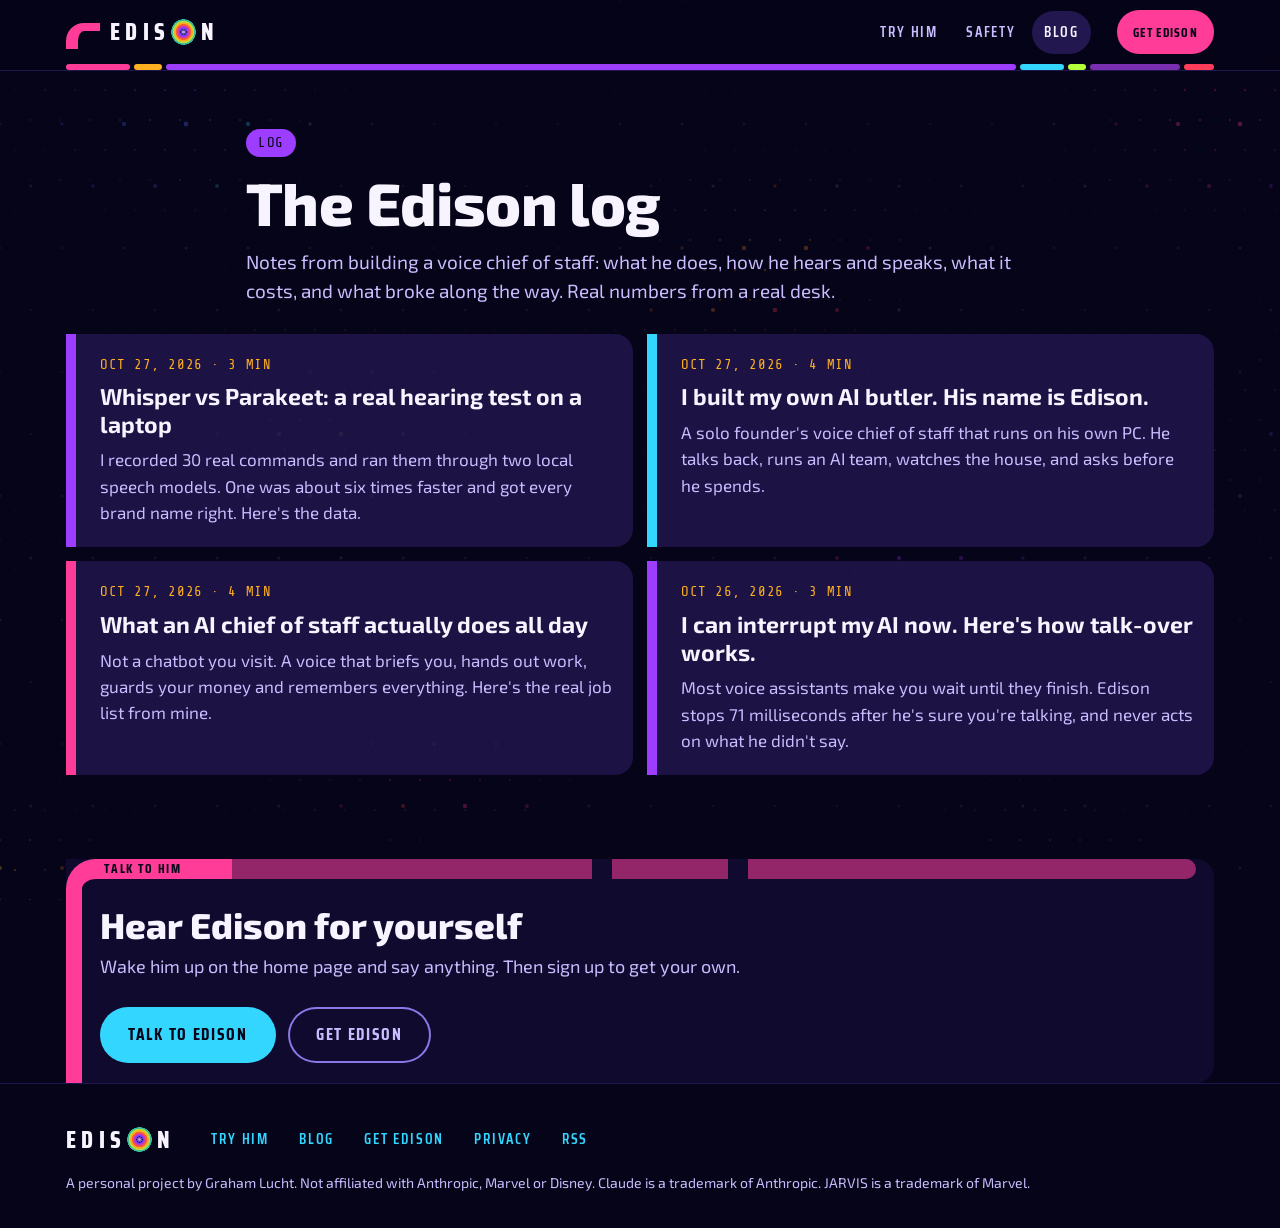
<file: blog/index.html>
<!doctype html>
<html lang="en">
<head>
<meta charset="utf-8">
<meta name="viewport" content="width=device-width,initial-scale=1,viewport-fit=cover">
<title>The Edison log · AI chief of staff, built in public</title>
<meta name="description" content="Notes from building Edison, a voice AI chief of staff that runs on your own PC: local voice, talk-over, approvals, smart home and AI teams.">
<link rel="canonical" href="https://heyedison.ai/blog/">
<meta name="theme-color" content="#060418">
<meta property="og:type" content="website">
<meta property="og:title" content="The Edison log · AI chief of staff, built in public">
<meta property="og:description" content="Notes from building Edison, a voice AI chief of staff that runs on your own PC: local voice, talk-over, approvals, smart home and AI teams.">
<meta property="og:url" content="https://heyedison.ai/blog/">
<meta property="og:site_name" content="Edison">
<meta property="og:image" content="https://heyedison.ai/og.png">
<meta property="og:image:width" content="1200">
<meta property="og:image:height" content="630">
<meta name="twitter:card" content="summary_large_image">
<link rel="icon" href="/icon.svg" type="image/svg+xml">
<link rel="apple-touch-icon" href="/icon-192.png">
<link rel="alternate" type="application/rss+xml" title="The Edison log" href="/blog/feed.xml">
<link rel="preconnect" href="https://fonts.googleapis.com">
<link rel="preconnect" href="https://fonts.gstatic.com" crossorigin>
<link href="https://fonts.googleapis.com/css2?family=Exo+2:wght@400;500;600;700;800&family=Saira+Condensed:wght@500;600;700&family=Share+Tech+Mono&display=swap" rel="stylesheet">
<link rel="stylesheet" href="/site.css">
<link rel="stylesheet" href="/blog.css">
<script type="application/ld+json">{"@context":"https://schema.org","@type":"Blog","name":"The Edison log","url":"https://heyedison.ai/blog/","author":{"@type":"Person","name":"Graham Lucht"}}</script>
</head>
<body>
<a class="skip" href="#main">Skip to content</a>
<canvas id="field" aria-hidden="true"></canvas>
<header class="top">
  <div class="top-in">
    <a class="brand" href="/" aria-label="Edison home">
      <span class="brand-elbow" aria-hidden="true"></span>
      <span class="mark" aria-hidden="true">EDIS<span class="o"><canvas class="markO" width="96" height="96"></canvas></span>N</span>
    </a>
    <nav class="nav" aria-label="Site">
      <a href="/#try">Try him</a>
      <a href="/#safe">Safety</a>
      <a href="/blog/" aria-current="page">Blog</a>
    </nav>
    <a class="pill pill-pink top-cta" href="/#join">Get Edison</a>
  </div>
  <div class="strip" aria-hidden="true"><i style="--w:64px;background:#FF3D99"></i><i style="--w:28px;background:#FFB020"></i><i class="grow" style="background:#9C3DFF"></i><i style="--w:44px;background:#33D6FF"></i><i style="--w:18px;background:#B6FF3B"></i><i style="--w:90px;background:#7A2FB0"></i><i style="--w:30px;background:#FF3D5A"></i></div>
</header>
<main id="main">
<section class="blog-head wrap">
  <span class="sec-num mono">LOG</span>
  <h1>The Edison log</h1>
  <p>Notes from building a voice chief of staff: what he does, how he hears and speaks, what it costs, and what broke along the way. Real numbers from a real desk.</p>
</section>
<section class="wrap blog-list" aria-label="Posts"><div class="cards"><a class="post-card" href="/blog/whisper-vs-parakeet/"><p class="mono">OCT 27, 2026 · 3 MIN</p><h3>Whisper vs Parakeet: a real hearing test on a laptop</h3><p>I recorded 30 real commands and ran them through two local speech models. One was about six times faster and got every brand name right. Here's the data.</p></a><a class="post-card" href="/blog/meet-edison/"><p class="mono">OCT 27, 2026 · 4 MIN</p><h3>I built my own AI butler. His name is Edison.</h3><p>A solo founder's voice chief of staff that runs on his own PC. He talks back, runs an AI team, watches the house, and asks before he spends.</p></a><a class="post-card" href="/blog/ai-chief-of-staff/"><p class="mono">OCT 27, 2026 · 4 MIN</p><h3>What an AI chief of staff actually does all day</h3><p>Not a chatbot you visit. A voice that briefs you, hands out work, guards your money and remembers everything. Here's the real job list from mine.</p></a><a class="post-card" href="/blog/talk-over/"><p class="mono">OCT 26, 2026 · 3 MIN</p><h3>I can interrupt my AI now. Here's how talk-over works.</h3><p>Most voice assistants make you wait until they finish. Edison stops 71 milliseconds after he's sure you're talking, and never acts on what he didn't say.</p></a></div></section>
<div class="wrap"><aside class="lc lc-pink cta" aria-label="Try Edison">
  <span class="lc-label">TALK TO HIM</span>
  <h2>Hear Edison for yourself</h2>
  <p>Wake him up on the home page and say anything. Then sign up to get your own.</p>
  <div class="cta-row"><a class="pill pill-big pill-cyan" href="/#try">Talk to Edison</a><a class="pill pill-big pill-ghost" href="/#join">Get Edison</a></div>
</aside></div>
</main>
<footer class="foot">
  <div class="wrap foot-in">
    <span class="mark" aria-label="Edison">EDIS<span class="o" aria-hidden="true"><canvas class="markO" width="96" height="96"></canvas></span>N</span>
    <nav class="foot-nav" aria-label="Footer"><a href="/#try">Try him</a><a href="/blog/">Blog</a><a href="/#join">Get Edison</a><a href="/privacy/">Privacy</a><a href="/blog/feed.xml">RSS</a></nav>
    <p>A personal project by Graham Lucht. Not affiliated with Anthropic, Marvel or Disney. Claude is a trademark of Anthropic. JARVIS is a trademark of Marvel.</p>
  </div>
</footer>
<script src="/field.js"></script>
<script src="/edison-icon-live.js"></script>
<script src="/blog.js"></script>
</body>
</html>
</file>
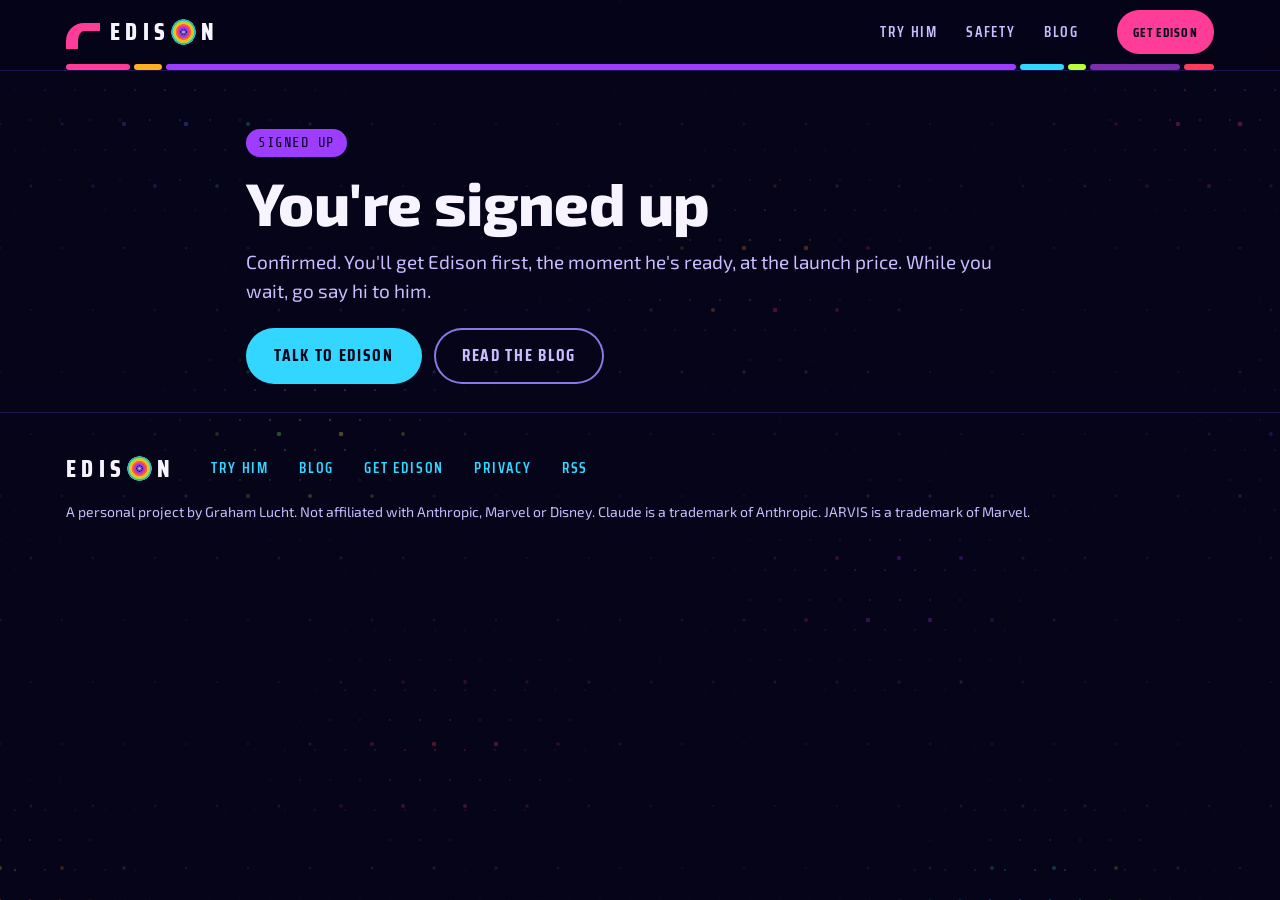
<file: crew/index.html>
<!doctype html>
<html lang="en">
<head>
<meta charset="utf-8">
<meta name="viewport" content="width=device-width,initial-scale=1,viewport-fit=cover">
<title>You're signed up · Edison</title>
<meta name="robots" content="noindex">
<meta name="description" content="You confirmed your Edison sign-up.">
<link rel="canonical" href="https://heyedison.ai/crew/">
<meta name="theme-color" content="#060418">
<meta property="og:type" content="website">
<meta property="og:title" content="You're signed up · Edison">
<meta property="og:description" content="You confirmed your Edison sign-up.">
<meta property="og:url" content="https://heyedison.ai/crew/">
<meta property="og:site_name" content="Edison">
<meta property="og:image" content="https://heyedison.ai/og.png">
<meta property="og:image:width" content="1200">
<meta property="og:image:height" content="630">
<meta name="twitter:card" content="summary_large_image">
<link rel="icon" href="/icon.svg" type="image/svg+xml">
<link rel="apple-touch-icon" href="/icon-192.png">
<link rel="alternate" type="application/rss+xml" title="The Edison log" href="/blog/feed.xml">
<link rel="preconnect" href="https://fonts.googleapis.com">
<link rel="preconnect" href="https://fonts.gstatic.com" crossorigin>
<link href="https://fonts.googleapis.com/css2?family=Exo+2:wght@400;500;600;700;800&family=Saira+Condensed:wght@500;600;700&family=Share+Tech+Mono&display=swap" rel="stylesheet">
<link rel="stylesheet" href="/site.css">
<link rel="stylesheet" href="/blog.css">

</head>
<body>
<a class="skip" href="#main">Skip to content</a>
<canvas id="field" aria-hidden="true"></canvas>
<header class="top">
  <div class="top-in">
    <a class="brand" href="/" aria-label="Edison home">
      <span class="brand-elbow" aria-hidden="true"></span>
      <span class="mark" aria-hidden="true">EDIS<span class="o"><canvas class="markO" width="96" height="96"></canvas></span>N</span>
    </a>
    <nav class="nav" aria-label="Site">
      <a href="/#try">Try him</a>
      <a href="/#safe">Safety</a>
      <a href="/blog/" aria-current="false">Blog</a>
    </nav>
    <a class="pill pill-pink top-cta" href="/#join">Get Edison</a>
  </div>
  <div class="strip" aria-hidden="true"><i style="--w:64px;background:#FF3D99"></i><i style="--w:28px;background:#FFB020"></i><i class="grow" style="background:#9C3DFF"></i><i style="--w:44px;background:#33D6FF"></i><i style="--w:18px;background:#B6FF3B"></i><i style="--w:90px;background:#7A2FB0"></i><i style="--w:30px;background:#FF3D5A"></i></div>
</header>
<main id="main">
<section class="wrap blog-head"><span class="sec-num mono">SIGNED UP</span><h1>You're signed up</h1>
  <p>Confirmed. You'll get Edison first, the moment he's ready, at the launch price. While you wait, go say hi to him.</p>
  <div class="cta-row" style="margin-top:22px"><a class="pill pill-big pill-cyan" href="/#try">Talk to Edison</a><a class="pill pill-big pill-ghost" href="/blog/">Read the blog</a></div></section>
</main>
<footer class="foot">
  <div class="wrap foot-in">
    <span class="mark" aria-label="Edison">EDIS<span class="o" aria-hidden="true"><canvas class="markO" width="96" height="96"></canvas></span>N</span>
    <nav class="foot-nav" aria-label="Footer"><a href="/#try">Try him</a><a href="/blog/">Blog</a><a href="/#join">Get Edison</a><a href="/privacy/">Privacy</a><a href="/blog/feed.xml">RSS</a></nav>
    <p>A personal project by Graham Lucht. Not affiliated with Anthropic, Marvel or Disney. Claude is a trademark of Anthropic. JARVIS is a trademark of Marvel.</p>
  </div>
</footer>
<script src="/field.js"></script>
<script src="/edison-icon-live.js"></script>
<script src="/blog.js"></script>
</body>
</html>
</file>
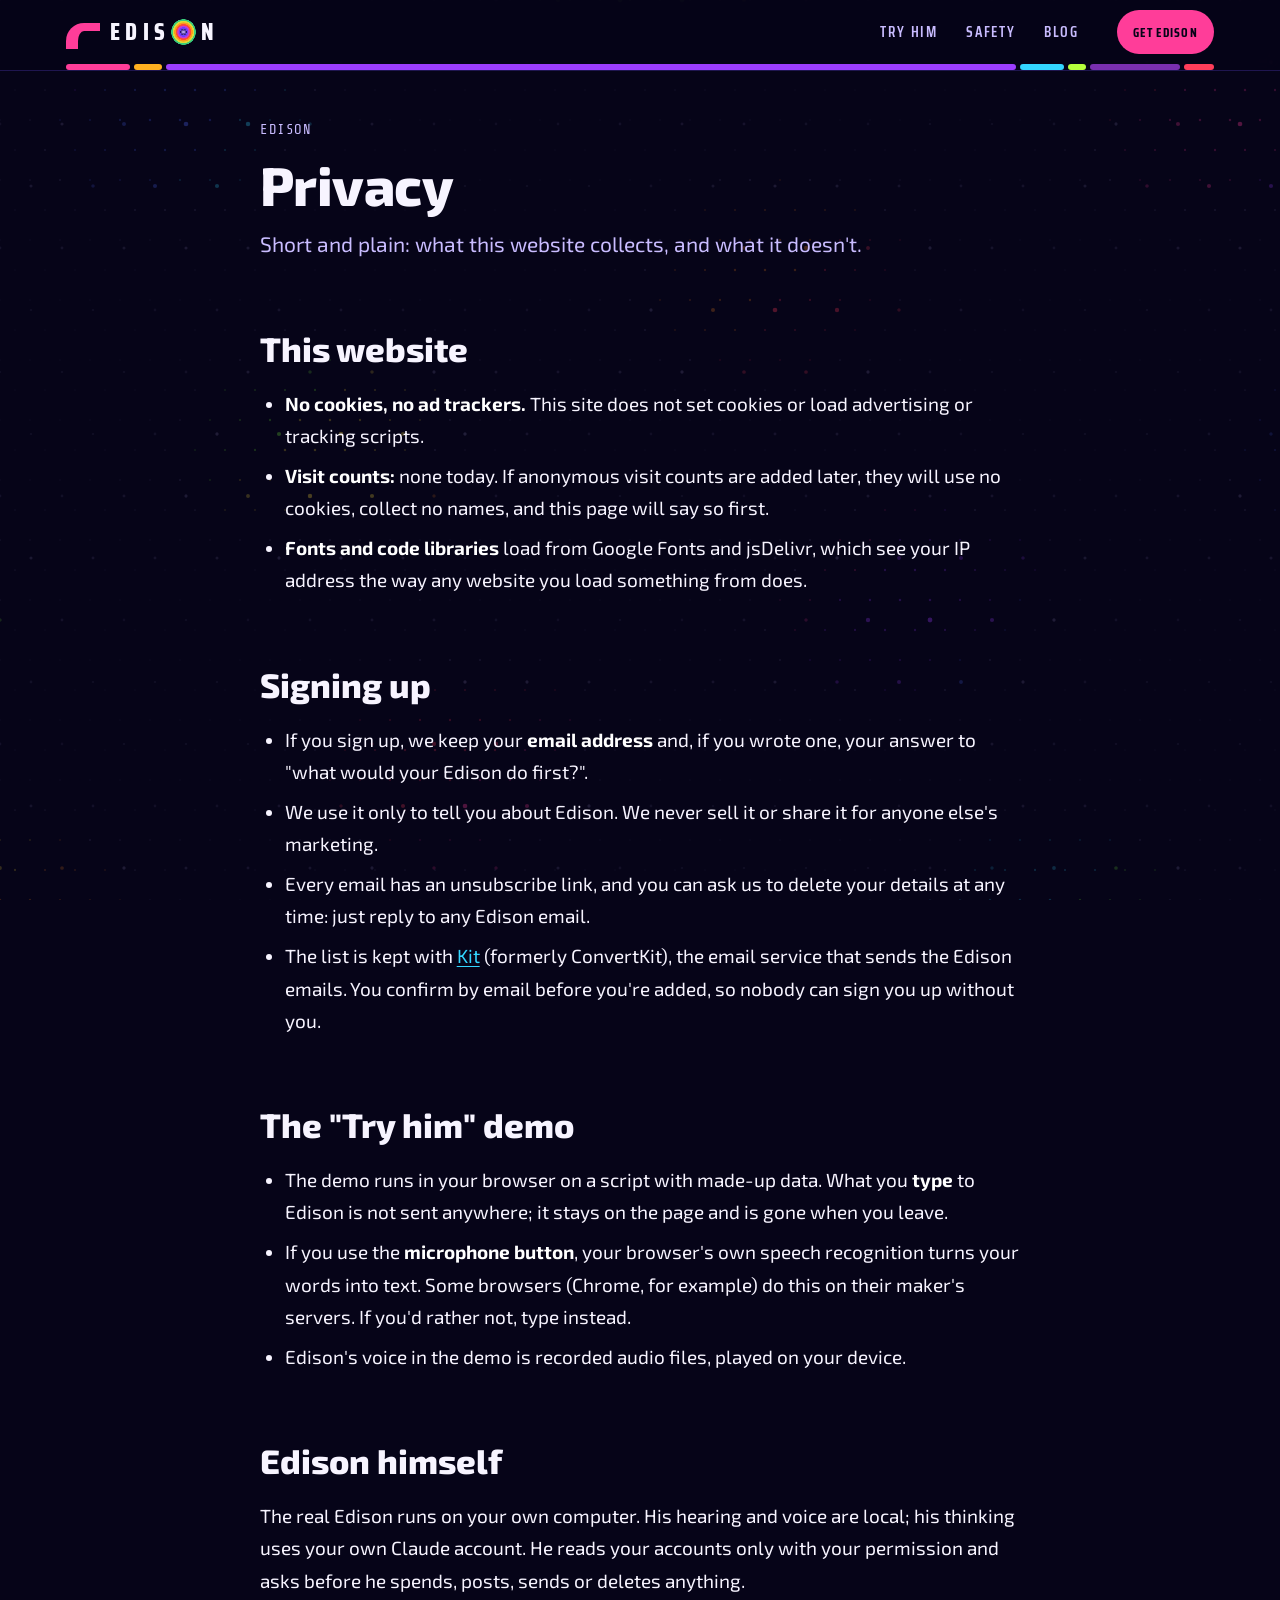
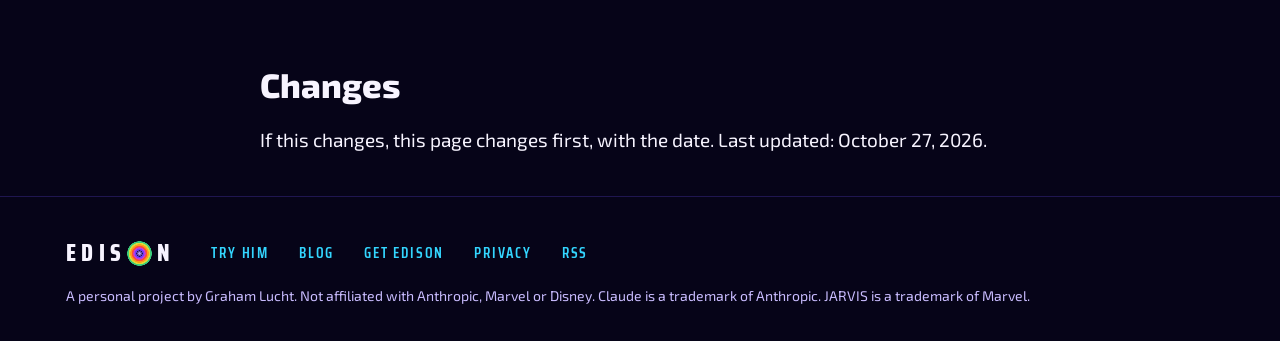
<file: privacy/index.html>
<!doctype html>
<html lang="en">
<head>
<meta charset="utf-8">
<meta name="viewport" content="width=device-width,initial-scale=1,viewport-fit=cover">
<title>Privacy · Edison</title>
<meta name="description" content="What the Edison website collects and what it does not: no cookies, sign-ups, and the demo.">
<link rel="canonical" href="https://heyedison.ai/privacy/">
<meta name="theme-color" content="#060418">
<meta property="og:type" content="website">
<meta property="og:title" content="Privacy · Edison">
<meta property="og:description" content="What the Edison website collects and what it does not: no cookies, sign-ups, and the demo.">
<meta property="og:url" content="https://heyedison.ai/privacy/">
<meta property="og:site_name" content="Edison">
<meta property="og:image" content="https://heyedison.ai/og.png">
<meta property="og:image:width" content="1200">
<meta property="og:image:height" content="630">
<meta name="twitter:card" content="summary_large_image">
<link rel="icon" href="/icon.svg" type="image/svg+xml">
<link rel="apple-touch-icon" href="/icon-192.png">
<link rel="alternate" type="application/rss+xml" title="The Edison log" href="/blog/feed.xml">
<link rel="preconnect" href="https://fonts.googleapis.com">
<link rel="preconnect" href="https://fonts.gstatic.com" crossorigin>
<link href="https://fonts.googleapis.com/css2?family=Exo+2:wght@400;500;600;700;800&family=Saira+Condensed:wght@500;600;700&family=Share+Tech+Mono&display=swap" rel="stylesheet">
<link rel="stylesheet" href="/site.css">
<link rel="stylesheet" href="/blog.css">

</head>
<body>
<a class="skip" href="#main">Skip to content</a>
<canvas id="field" aria-hidden="true"></canvas>
<header class="top">
  <div class="top-in">
    <a class="brand" href="/" aria-label="Edison home">
      <span class="brand-elbow" aria-hidden="true"></span>
      <span class="mark" aria-hidden="true">EDIS<span class="o"><canvas class="markO" width="96" height="96"></canvas></span>N</span>
    </a>
    <nav class="nav" aria-label="Site">
      <a href="/#try">Try him</a>
      <a href="/#safe">Safety</a>
      <a href="/blog/" aria-current="false">Blog</a>
    </nav>
    <a class="pill pill-pink top-cta" href="/#join">Get Edison</a>
  </div>
  <div class="strip" aria-hidden="true"><i style="--w:64px;background:#FF3D99"></i><i style="--w:28px;background:#FFB020"></i><i class="grow" style="background:#9C3DFF"></i><i style="--w:44px;background:#33D6FF"></i><i style="--w:18px;background:#B6FF3B"></i><i style="--w:90px;background:#7A2FB0"></i><i style="--w:30px;background:#FF3D5A"></i></div>
</header>
<main id="main">
<article class="post wrap">
  <header class="post-head"><p class="crumbs mono">EDISON</p><h1>Privacy</h1>
  <p class="dek">Short and plain: what this website collects, and what it doesn't.</p></header>
  <div class="prose">
    <h2 id="site">This website</h2>
    <ul>
      <li><strong>No cookies, no ad trackers.</strong> This site does not set cookies or load advertising or tracking scripts.</li>
      <li><strong>Visit counts:</strong> none today. If anonymous visit counts are added later, they will use no cookies, collect no names, and this page will say so first.</li>
      <li><strong>Fonts and code libraries</strong> load from Google Fonts and jsDelivr, which see your IP address the way any website you load something from does.</li>
    </ul>
    <h2 id="crew">Signing up</h2>
    <ul>
      <li>If you sign up, we keep your <strong>email address</strong> and, if you wrote one, your answer to "what would your Edison do first?".</li>
      <li>We use it only to tell you about Edison. We never sell it or share it for anyone else's marketing.</li>
      <li>Every email has an unsubscribe link, and you can ask us to delete your details at any time: just reply to any Edison email.</li>
      <li>The list is kept with <a href="https://kit.com/privacy">Kit</a> (formerly ConvertKit), the email service that sends the Edison emails. You confirm by email before you're added, so nobody can sign you up without you.</li>
    </ul>
    <h2 id="demo">The "Try him" demo</h2>
    <ul>
      <li>The demo runs in your browser on a script with made-up data. What you <strong>type</strong> to Edison is not sent anywhere; it stays on the page and is gone when you leave.</li>
      <li>If you use the <strong>microphone button</strong>, your browser's own speech recognition turns your words into text. Some browsers (Chrome, for example) do this on their maker's servers. If you'd rather not, type instead.</li>
      <li>Edison's voice in the demo is recorded audio files, played on your device.</li>
    </ul>
    <h2 id="edison">Edison himself</h2>
    <p>The real Edison runs on your own computer. His hearing and voice are local; his thinking uses your own Claude account. He reads your accounts only with your permission and asks before he spends, posts, sends or deletes anything.</p>
    <h2 id="changes">Changes</h2>
    <p>If this changes, this page changes first, with the date. Last updated: October 27, 2026.</p>
  </div>
</article>
</main>
<footer class="foot">
  <div class="wrap foot-in">
    <span class="mark" aria-label="Edison">EDIS<span class="o" aria-hidden="true"><canvas class="markO" width="96" height="96"></canvas></span>N</span>
    <nav class="foot-nav" aria-label="Footer"><a href="/#try">Try him</a><a href="/blog/">Blog</a><a href="/#join">Get Edison</a><a href="/privacy/">Privacy</a><a href="/blog/feed.xml">RSS</a></nav>
    <p>A personal project by Graham Lucht. Not affiliated with Anthropic, Marvel or Disney. Claude is a trademark of Anthropic. JARVIS is a trademark of Marvel.</p>
  </div>
</footer>
<script src="/field.js"></script>
<script src="/edison-icon-live.js"></script>
<script src="/blog.js"></script>
</body>
</html>
</file>
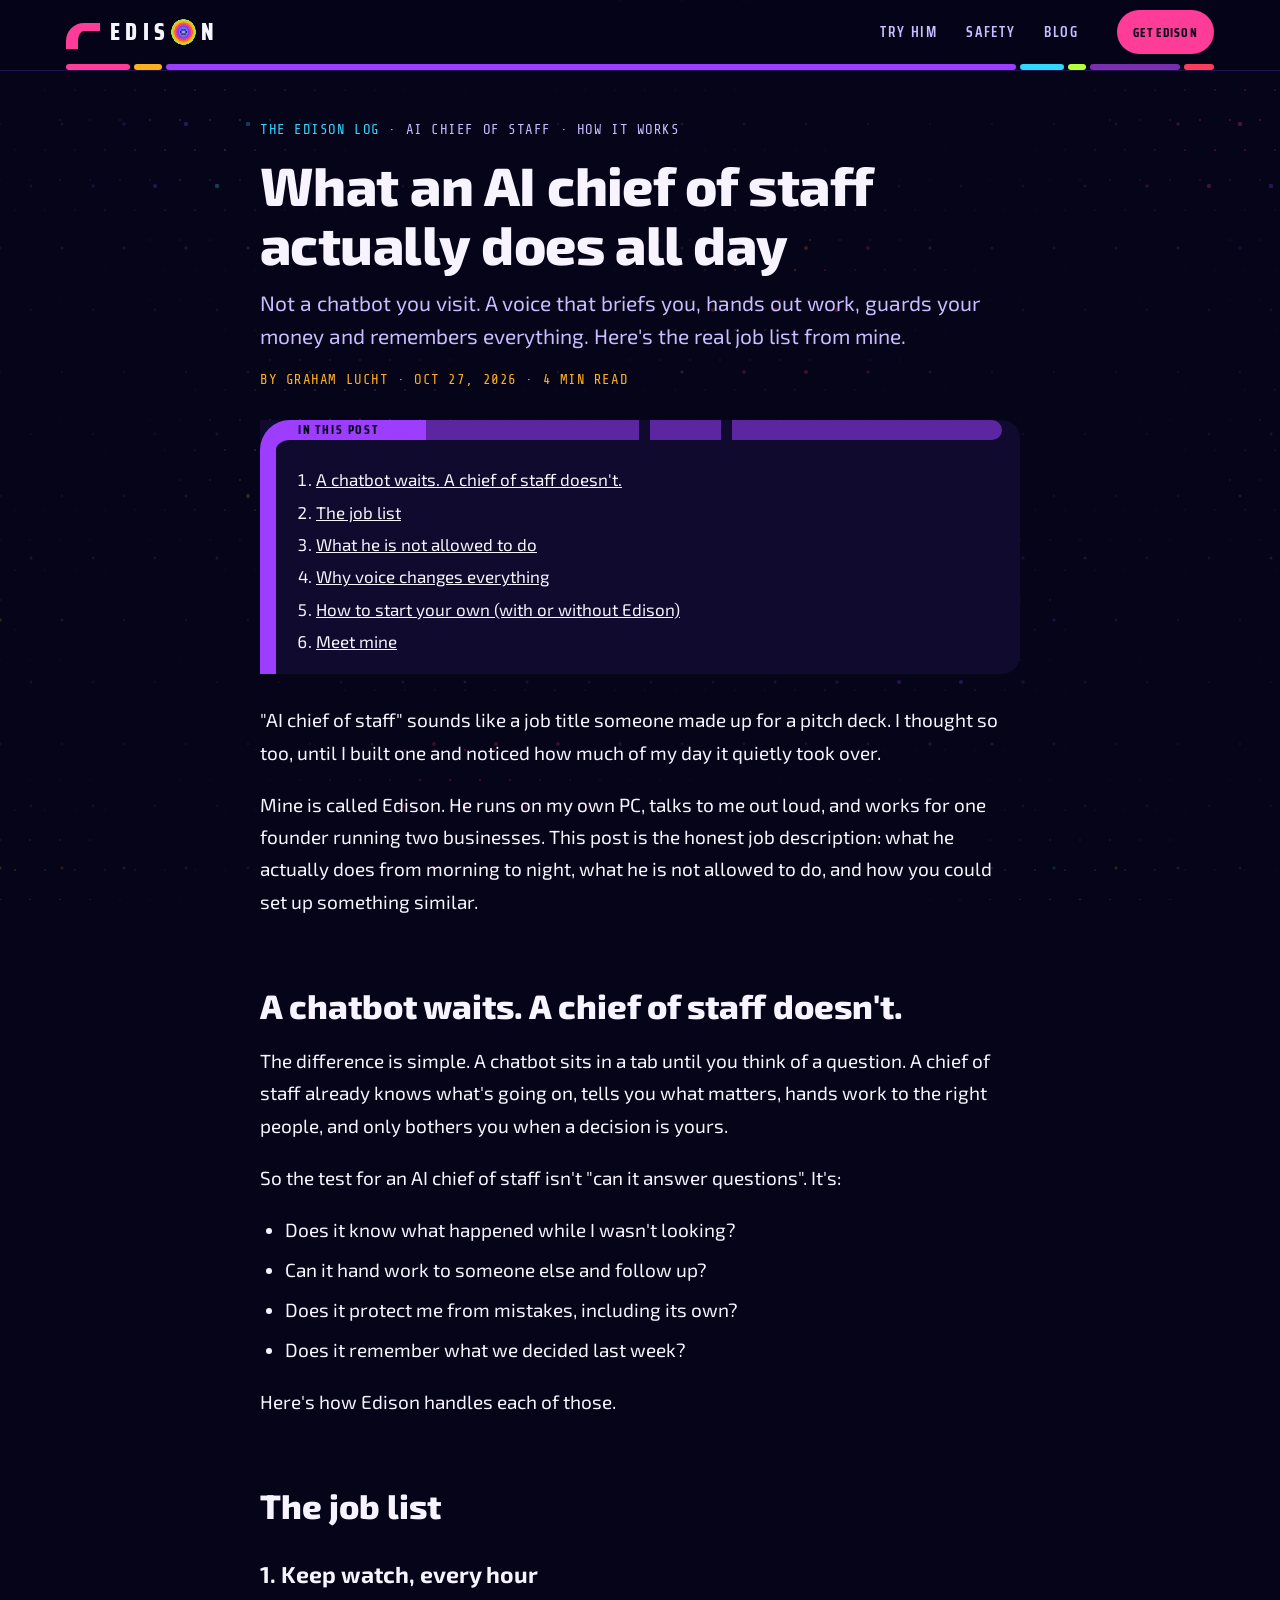
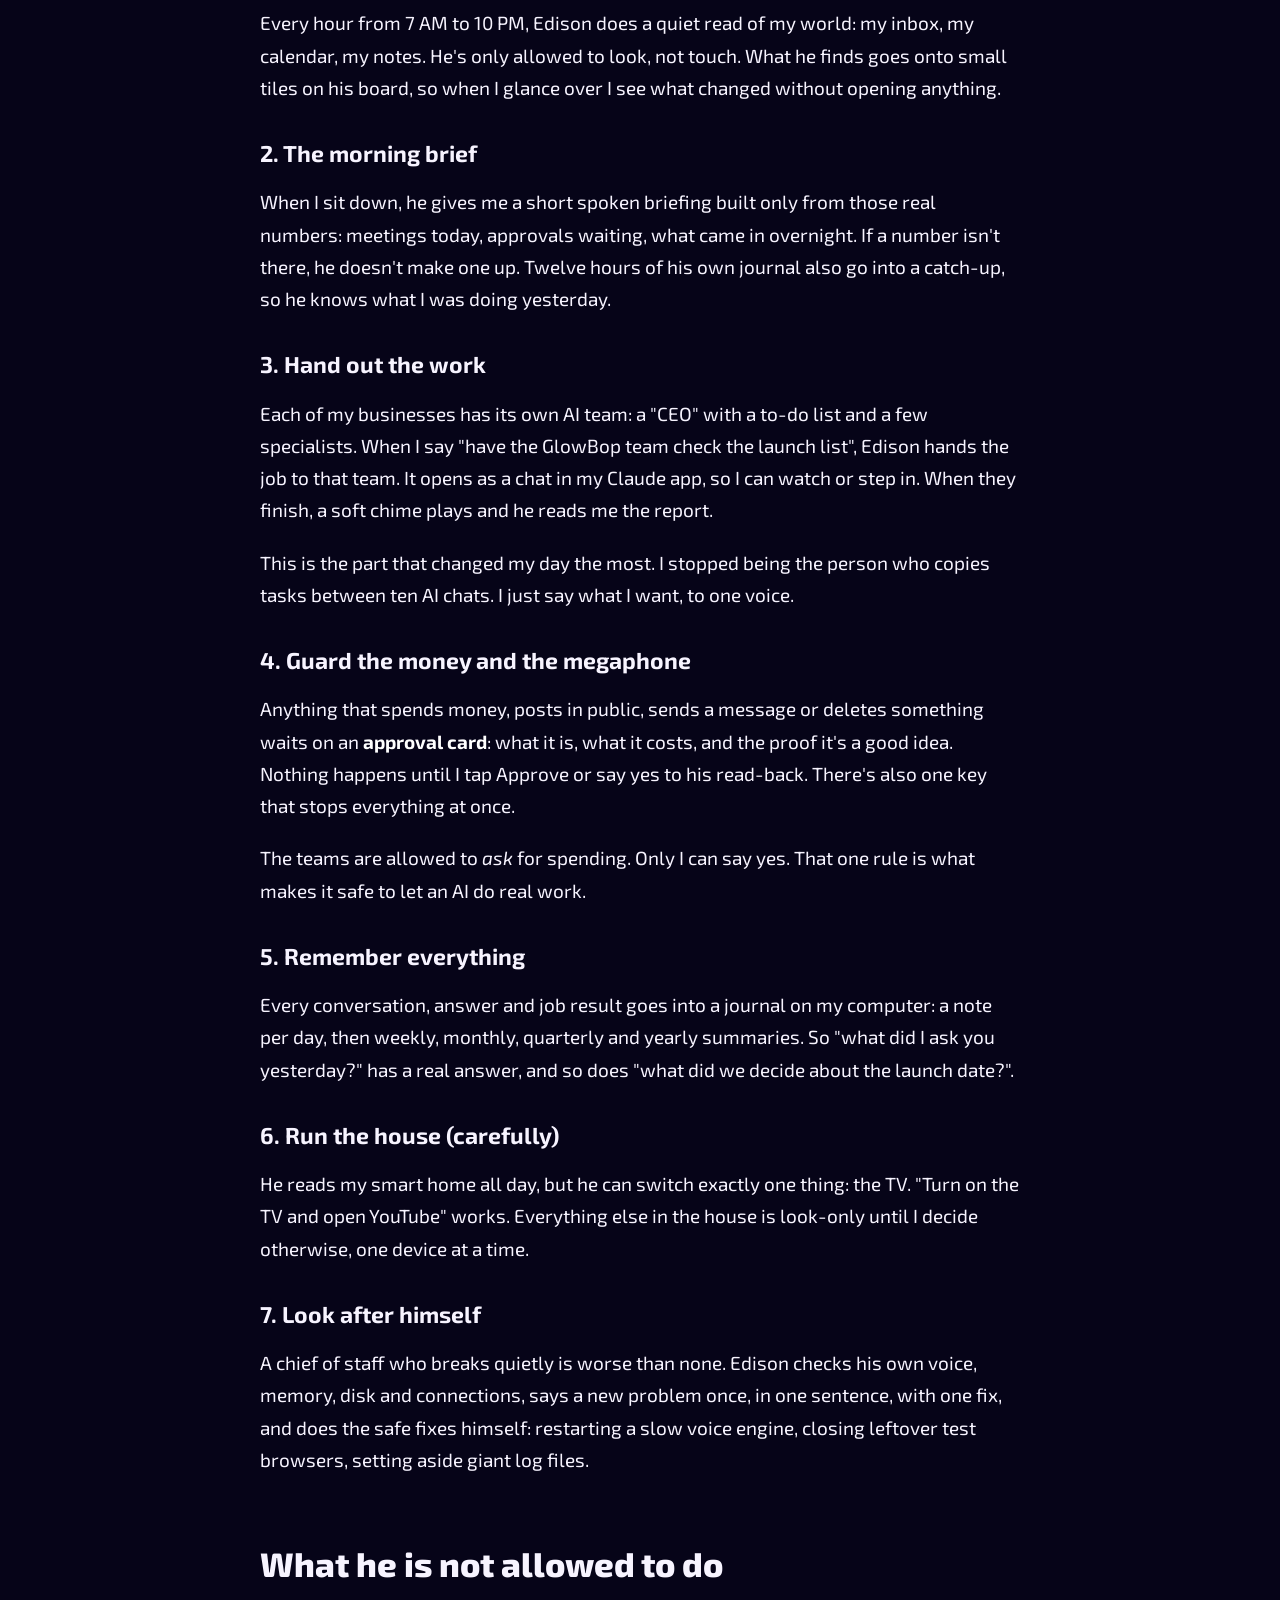
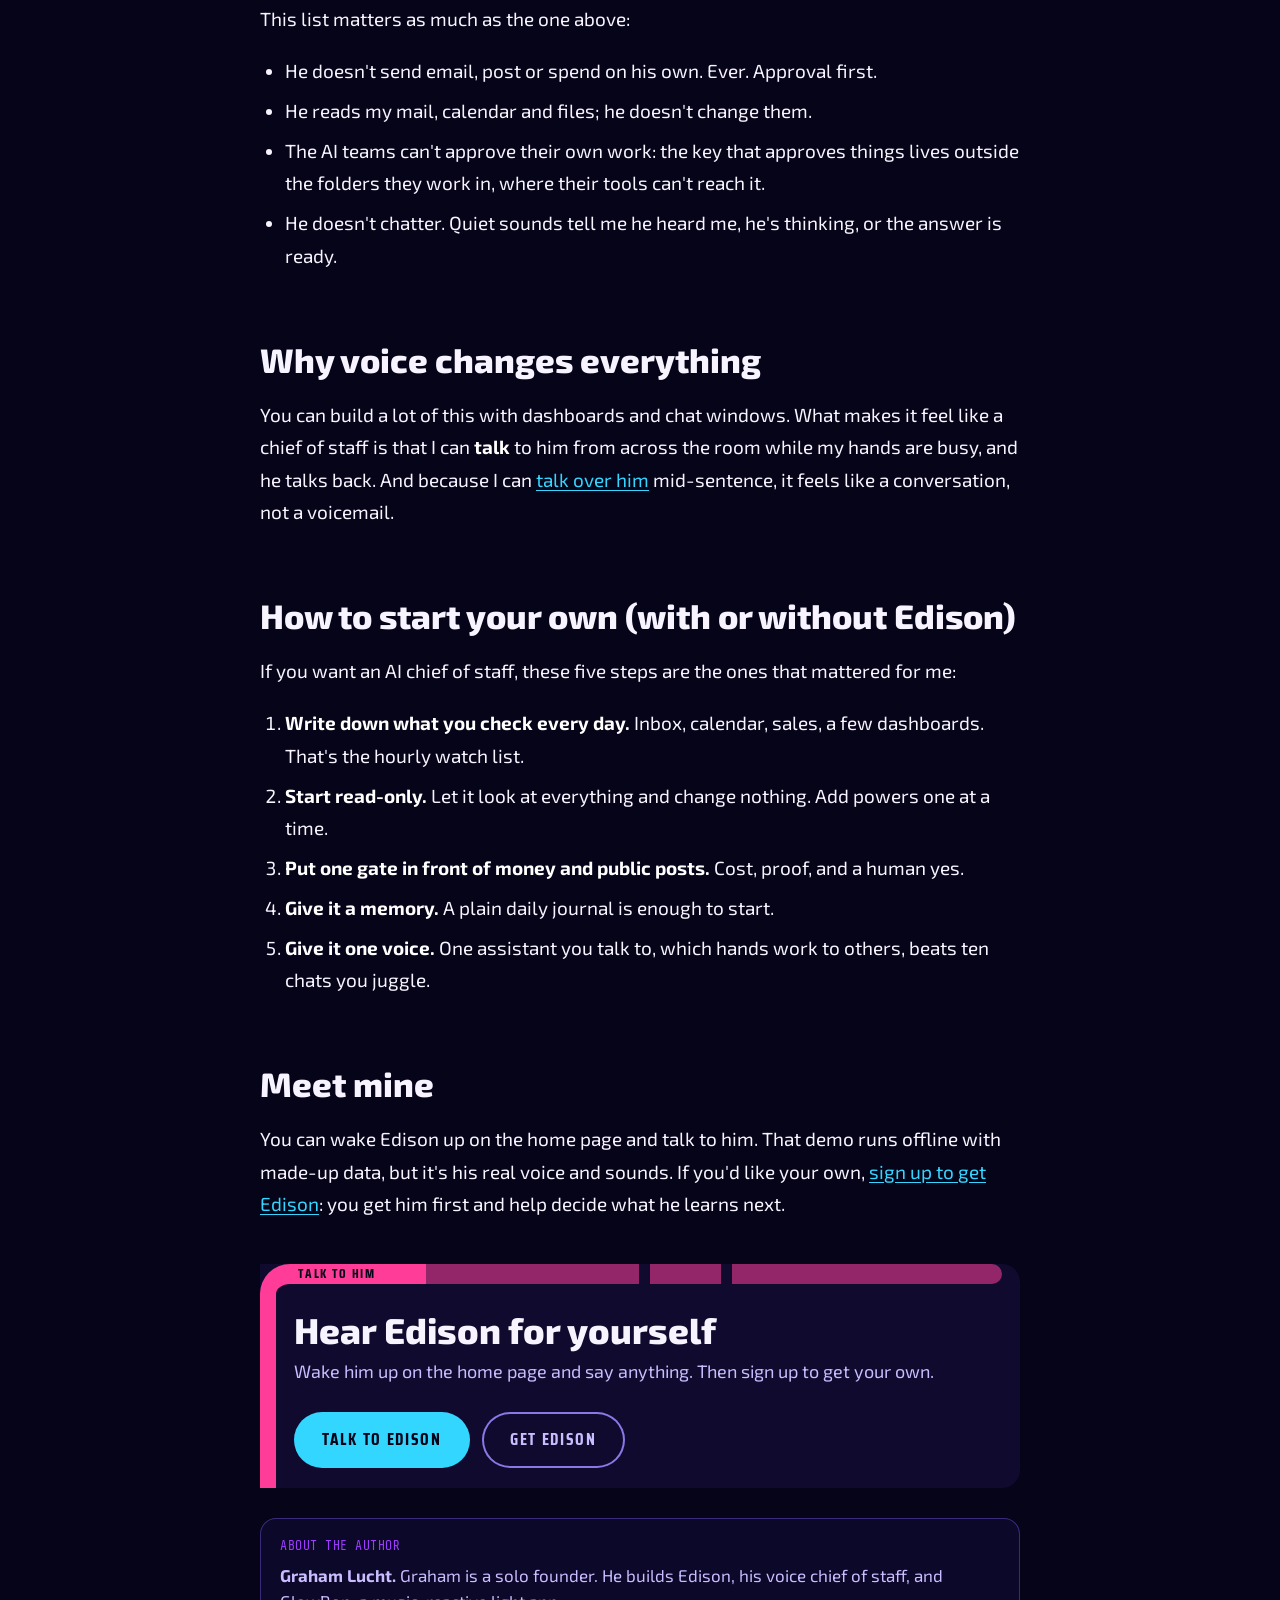
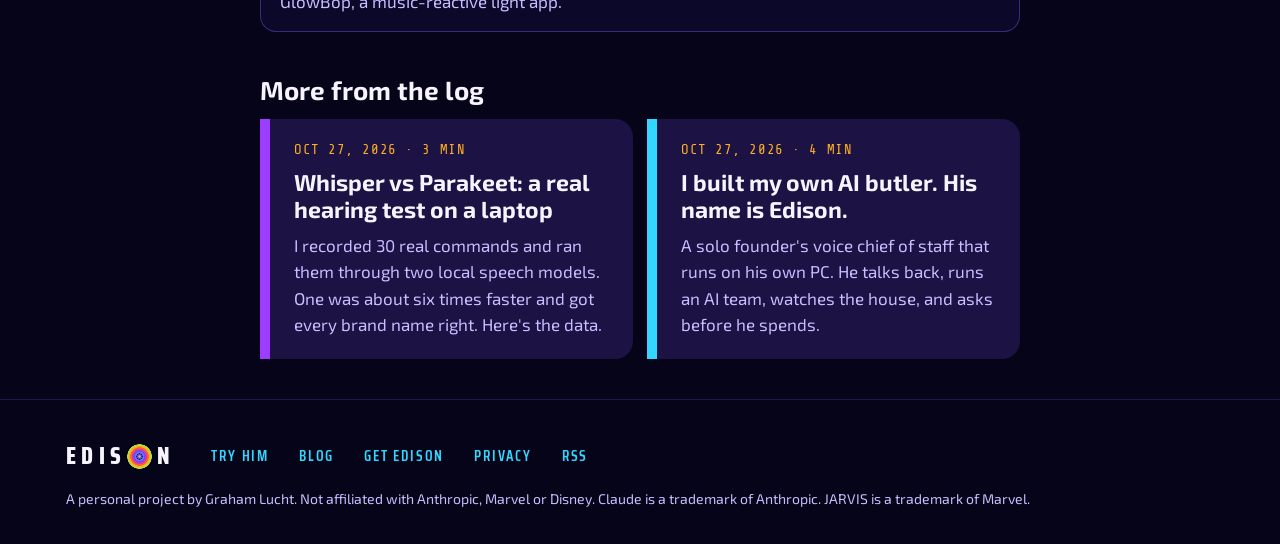
<file: blog/ai-chief-of-staff/index.html>
<!doctype html>
<html lang="en">
<head>
<meta charset="utf-8">
<meta name="viewport" content="width=device-width,initial-scale=1,viewport-fit=cover">
<title>What an AI chief of staff actually does all day · Edison</title>
<meta name="description" content="Not a chatbot you visit. A voice that briefs you, hands out work, guards your money and remembers everything. Here's the real job list from mine.">
<link rel="canonical" href="https://heyedison.ai/blog/ai-chief-of-staff/">
<meta name="theme-color" content="#060418">
<meta property="og:type" content="article">
<meta property="og:title" content="What an AI chief of staff actually does all day · Edison">
<meta property="og:description" content="Not a chatbot you visit. A voice that briefs you, hands out work, guards your money and remembers everything. Here's the real job list from mine.">
<meta property="og:url" content="https://heyedison.ai/blog/ai-chief-of-staff/">
<meta property="og:site_name" content="Edison">
<meta property="og:image" content="https://heyedison.ai/og.png">
<meta property="og:image:width" content="1200">
<meta property="og:image:height" content="630">
<meta name="twitter:card" content="summary_large_image">
<link rel="icon" href="/icon.svg" type="image/svg+xml">
<link rel="apple-touch-icon" href="/icon-192.png">
<link rel="alternate" type="application/rss+xml" title="The Edison log" href="/blog/feed.xml">
<link rel="preconnect" href="https://fonts.googleapis.com">
<link rel="preconnect" href="https://fonts.gstatic.com" crossorigin>
<link href="https://fonts.googleapis.com/css2?family=Exo+2:wght@400;500;600;700;800&family=Saira+Condensed:wght@500;600;700&family=Share+Tech+Mono&display=swap" rel="stylesheet">
<link rel="stylesheet" href="/site.css">
<link rel="stylesheet" href="/blog.css">
<script type="application/ld+json">{"@context":"https://schema.org","@type":"BlogPosting","headline":"What an AI chief of staff actually does all day","description":"Not a chatbot you visit. A voice that briefs you, hands out work, guards your money and remembers everything. Here's the real job list from mine.","datePublished":"2026-10-27","dateModified":"2026-10-27","mainEntityOfPage":"https://heyedison.ai/blog/ai-chief-of-staff/","url":"https://heyedison.ai/blog/ai-chief-of-staff/","author":{"@type":"Person","name":"Graham Lucht"},"publisher":{"@type":"Organization","name":"Edison","logo":{"@type":"ImageObject","url":"https://heyedison.ai/icon-512.png"}},"keywords":"AI chief of staff, how it works"}</script>
</head>
<body>
<a class="skip" href="#main">Skip to content</a>
<canvas id="field" aria-hidden="true"></canvas>
<header class="top">
  <div class="top-in">
    <a class="brand" href="/" aria-label="Edison home">
      <span class="brand-elbow" aria-hidden="true"></span>
      <span class="mark" aria-hidden="true">EDIS<span class="o"><canvas class="markO" width="96" height="96"></canvas></span>N</span>
    </a>
    <nav class="nav" aria-label="Site">
      <a href="/#try">Try him</a>
      <a href="/#safe">Safety</a>
      <a href="/blog/" aria-current="false">Blog</a>
    </nav>
    <a class="pill pill-pink top-cta" href="/#join">Get Edison</a>
  </div>
  <div class="strip" aria-hidden="true"><i style="--w:64px;background:#FF3D99"></i><i style="--w:28px;background:#FFB020"></i><i class="grow" style="background:#9C3DFF"></i><i style="--w:44px;background:#33D6FF"></i><i style="--w:18px;background:#B6FF3B"></i><i style="--w:90px;background:#7A2FB0"></i><i style="--w:30px;background:#FF3D5A"></i></div>
</header>
<main id="main">
<article class="post wrap">
  <header class="post-head">
    <p class="crumbs mono"><a href="/blog/">THE EDISON LOG</a> · AI CHIEF OF STAFF · HOW IT WORKS</p>
    <h1>What an AI chief of staff actually does all day</h1>
    <p class="dek">Not a chatbot you visit. A voice that briefs you, hands out work, guards your money and remembers everything. Here's the real job list from mine.</p>
    <p class="byline mono">BY GRAHAM LUCHT · <time datetime="2026-10-27">OCT 27, 2026</time> · 4 MIN READ</p>
  </header>
  <nav class="toc lc lc-violet" aria-label="In this post"><span class="lc-label">IN THIS POST</span><ol><li><a href="#a-chatbot-waits-a-chief-of-staff-doesn-t">A chatbot waits. A chief of staff doesn't.</a></li><li><a href="#the-job-list">The job list</a></li><li><a href="#what-he-is-not-allowed-to-do">What he is not allowed to do</a></li><li><a href="#why-voice-changes-everything">Why voice changes everything</a></li><li><a href="#how-to-start-your-own-with-or-without-edison">How to start your own (with or without Edison)</a></li><li><a href="#meet-mine">Meet mine</a></li></ol></nav>
  <div class="prose">
<p>&quot;AI chief of staff&quot; sounds like a job title someone made up for a pitch deck. I thought so too, until I built one and noticed how much of my day it quietly took over.</p>
<p>Mine is called Edison. He runs on my own PC, talks to me out loud, and works for one founder running two businesses. This post is the honest job description: what he actually does from morning to night, what he is not allowed to do, and how you could set up something similar.</p>
<h2 id="a-chatbot-waits-a-chief-of-staff-doesn-t">A chatbot waits. A chief of staff doesn't.</h2>
<p>The difference is simple. A chatbot sits in a tab until you think of a question. A chief of staff already knows what's going on, tells you what matters, hands work to the right people, and only bothers you when a decision is yours.</p>
<p>So the test for an AI chief of staff isn't &quot;can it answer questions&quot;. It's:</p>
<ul><li>Does it know what happened while I wasn't looking?</li><li>Can it hand work to someone else and follow up?</li><li>Does it protect me from mistakes, including its own?</li><li>Does it remember what we decided last week?</li></ul>
<p>Here's how Edison handles each of those.</p>
<h2 id="the-job-list">The job list</h2>
<h3 id="1-keep-watch-every-hour">1. Keep watch, every hour</h3>
<p>Every hour from 7 AM to 10 PM, Edison does a quiet read of my world: my inbox, my calendar, my notes. He's only allowed to look, not touch. What he finds goes onto small tiles on his board, so when I glance over I see what changed without opening anything.</p>
<h3 id="2-the-morning-brief">2. The morning brief</h3>
<p>When I sit down, he gives me a short spoken briefing built only from those real numbers: meetings today, approvals waiting, what came in overnight. If a number isn't there, he doesn't make one up. Twelve hours of his own journal also go into a catch-up, so he knows what I was doing yesterday.</p>
<h3 id="3-hand-out-the-work">3. Hand out the work</h3>
<p>Each of my businesses has its own AI team: a &quot;CEO&quot; with a to-do list and a few specialists. When I say &quot;have the GlowBop team check the launch list&quot;, Edison hands the job to that team. It opens as a chat in my Claude app, so I can watch or step in. When they finish, a soft chime plays and he reads me the report.</p>
<p>This is the part that changed my day the most. I stopped being the person who copies tasks between ten AI chats. I just say what I want, to one voice.</p>
<h3 id="4-guard-the-money-and-the-megaphone">4. Guard the money and the megaphone</h3>
<p>Anything that spends money, posts in public, sends a message or deletes something waits on an <strong>approval card</strong>: what it is, what it costs, and the proof it's a good idea. Nothing happens until I tap Approve or say yes to his read-back. There's also one key that stops everything at once.</p>
<p>The teams are allowed to <em>ask</em> for spending. Only I can say yes. That one rule is what makes it safe to let an AI do real work.</p>
<h3 id="5-remember-everything">5. Remember everything</h3>
<p>Every conversation, answer and job result goes into a journal on my computer: a note per day, then weekly, monthly, quarterly and yearly summaries. So &quot;what did I ask you yesterday?&quot; has a real answer, and so does &quot;what did we decide about the launch date?&quot;.</p>
<h3 id="6-run-the-house-carefully">6. Run the house (carefully)</h3>
<p>He reads my smart home all day, but he can switch exactly one thing: the TV. &quot;Turn on the TV and open YouTube&quot; works. Everything else in the house is look-only until I decide otherwise, one device at a time.</p>
<h3 id="7-look-after-himself">7. Look after himself</h3>
<p>A chief of staff who breaks quietly is worse than none. Edison checks his own voice, memory, disk and connections, says a new problem once, in one sentence, with one fix, and does the safe fixes himself: restarting a slow voice engine, closing leftover test browsers, setting aside giant log files.</p>
<h2 id="what-he-is-not-allowed-to-do">What he is not allowed to do</h2>
<p>This list matters as much as the one above:</p>
<ul><li>He doesn't send email, post or spend on his own. Ever. Approval first.</li><li>He reads my mail, calendar and files; he doesn't change them.</li><li>The AI teams can't approve their own work: the key that approves things lives outside the folders they work in, where their tools can't reach it.</li><li>He doesn't chatter. Quiet sounds tell me he heard me, he's thinking, or the answer is ready.</li></ul>
<h2 id="why-voice-changes-everything">Why voice changes everything</h2>
<p>You can build a lot of this with dashboards and chat windows. What makes it feel like a chief of staff is that I can <strong>talk</strong> to him from across the room while my hands are busy, and he talks back. And because I can <a href="/blog/talk-over/">talk over him</a> mid-sentence, it feels like a conversation, not a voicemail.</p>
<h2 id="how-to-start-your-own-with-or-without-edison">How to start your own (with or without Edison)</h2>
<p>If you want an AI chief of staff, these five steps are the ones that mattered for me:</p>
<ol><li><strong>Write down what you check every day.</strong> Inbox, calendar, sales, a few dashboards. That's the hourly watch list.</li><li><strong>Start read-only.</strong> Let it look at everything and change nothing. Add powers one at a time.</li><li><strong>Put one gate in front of money and public posts.</strong> Cost, proof, and a human yes.</li><li><strong>Give it a memory.</strong> A plain daily journal is enough to start.</li><li><strong>Give it one voice.</strong> One assistant you talk to, which hands work to others, beats ten chats you juggle.</li></ol>
<h2 id="meet-mine">Meet mine</h2>
<p>You can wake Edison up on the home page and talk to him. That demo runs offline with made-up data, but it's his real voice and sounds. If you'd like your own, <a href="/#join">sign up to get Edison</a>: you get him first and help decide what he learns next.</p>
  </div>
  <aside class="lc lc-pink cta" aria-label="Try Edison">
  <span class="lc-label">TALK TO HIM</span>
  <h2>Hear Edison for yourself</h2>
  <p>Wake him up on the home page and say anything. Then sign up to get your own.</p>
  <div class="cta-row"><a class="pill pill-big pill-cyan" href="/#try">Talk to Edison</a><a class="pill pill-big pill-ghost" href="/#join">Get Edison</a></div>
</aside>
  <section class="author" aria-label="About the author"><p class="mono">ABOUT THE AUTHOR</p><p><strong>Graham Lucht.</strong> Graham is a solo founder. He builds Edison, his voice chief of staff, and GlowBop, a music-reactive light app.</p></section>
  <section class="more" aria-labelledby="more-title"><h2 id="more-title">More from the log</h2><div class="cards"><a class="post-card" href="/blog/whisper-vs-parakeet/"><p class="mono">OCT 27, 2026 · 3 MIN</p><h3>Whisper vs Parakeet: a real hearing test on a laptop</h3><p>I recorded 30 real commands and ran them through two local speech models. One was about six times faster and got every brand name right. Here's the data.</p></a><a class="post-card" href="/blog/meet-edison/"><p class="mono">OCT 27, 2026 · 4 MIN</p><h3>I built my own AI butler. His name is Edison.</h3><p>A solo founder's voice chief of staff that runs on his own PC. He talks back, runs an AI team, watches the house, and asks before he spends.</p></a></div></section>
</article>
</main>
<footer class="foot">
  <div class="wrap foot-in">
    <span class="mark" aria-label="Edison">EDIS<span class="o" aria-hidden="true"><canvas class="markO" width="96" height="96"></canvas></span>N</span>
    <nav class="foot-nav" aria-label="Footer"><a href="/#try">Try him</a><a href="/blog/">Blog</a><a href="/#join">Get Edison</a><a href="/privacy/">Privacy</a><a href="/blog/feed.xml">RSS</a></nav>
    <p>A personal project by Graham Lucht. Not affiliated with Anthropic, Marvel or Disney. Claude is a trademark of Anthropic. JARVIS is a trademark of Marvel.</p>
  </div>
</footer>
<script src="/field.js"></script>
<script src="/edison-icon-live.js"></script>
<script src="/blog.js"></script>
</body>
</html>
</file>
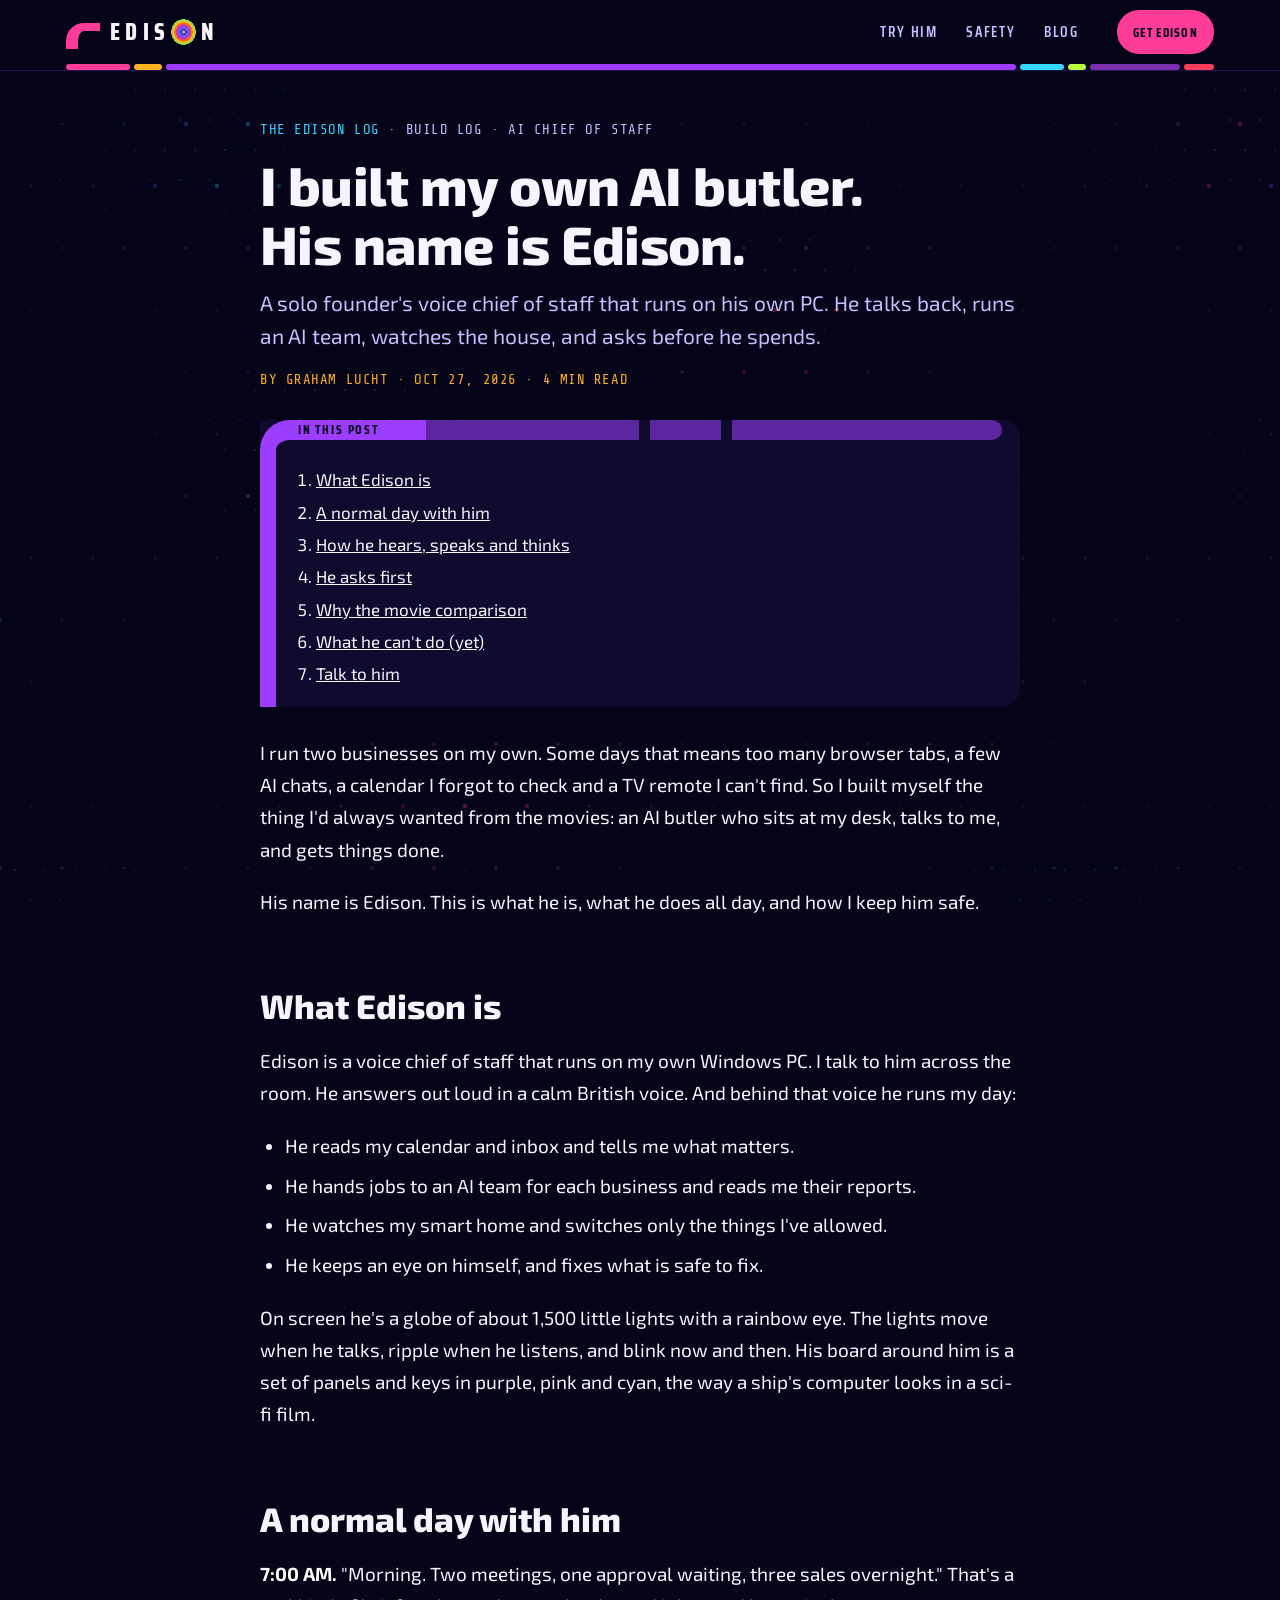
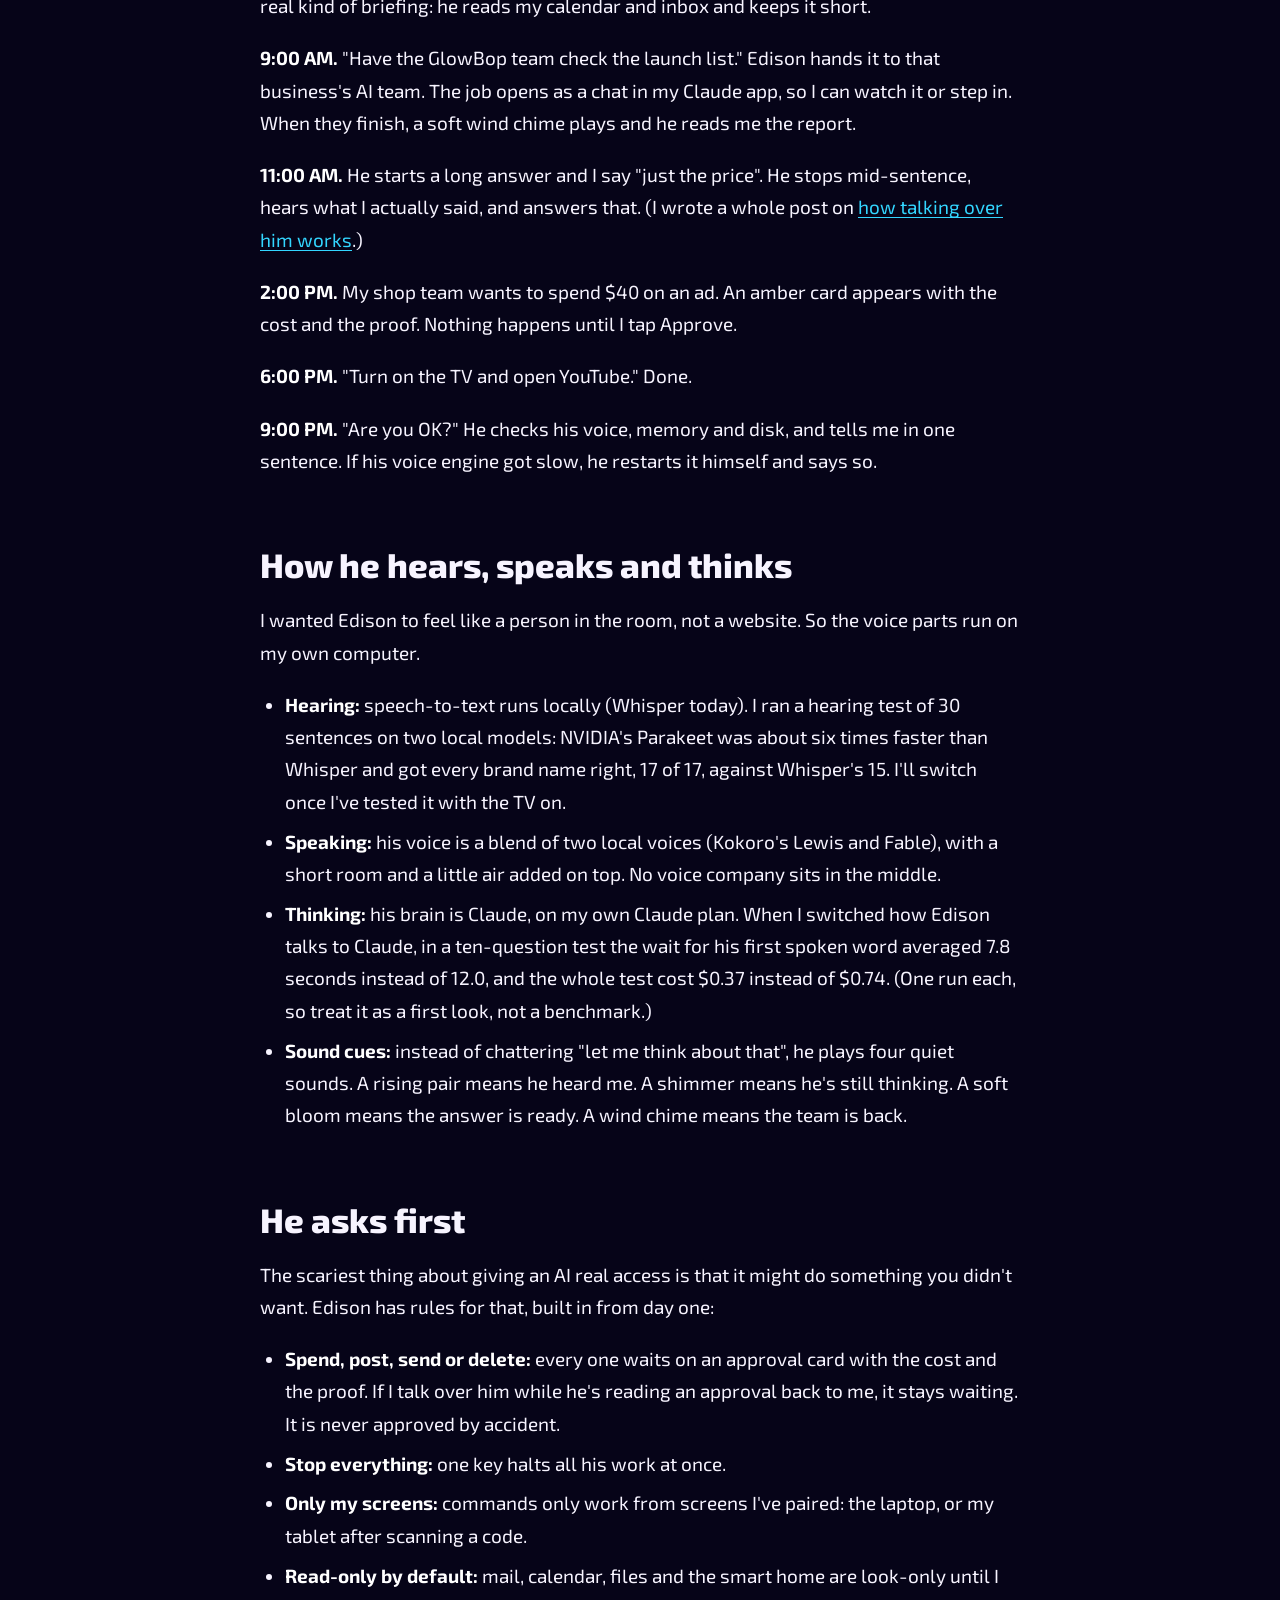
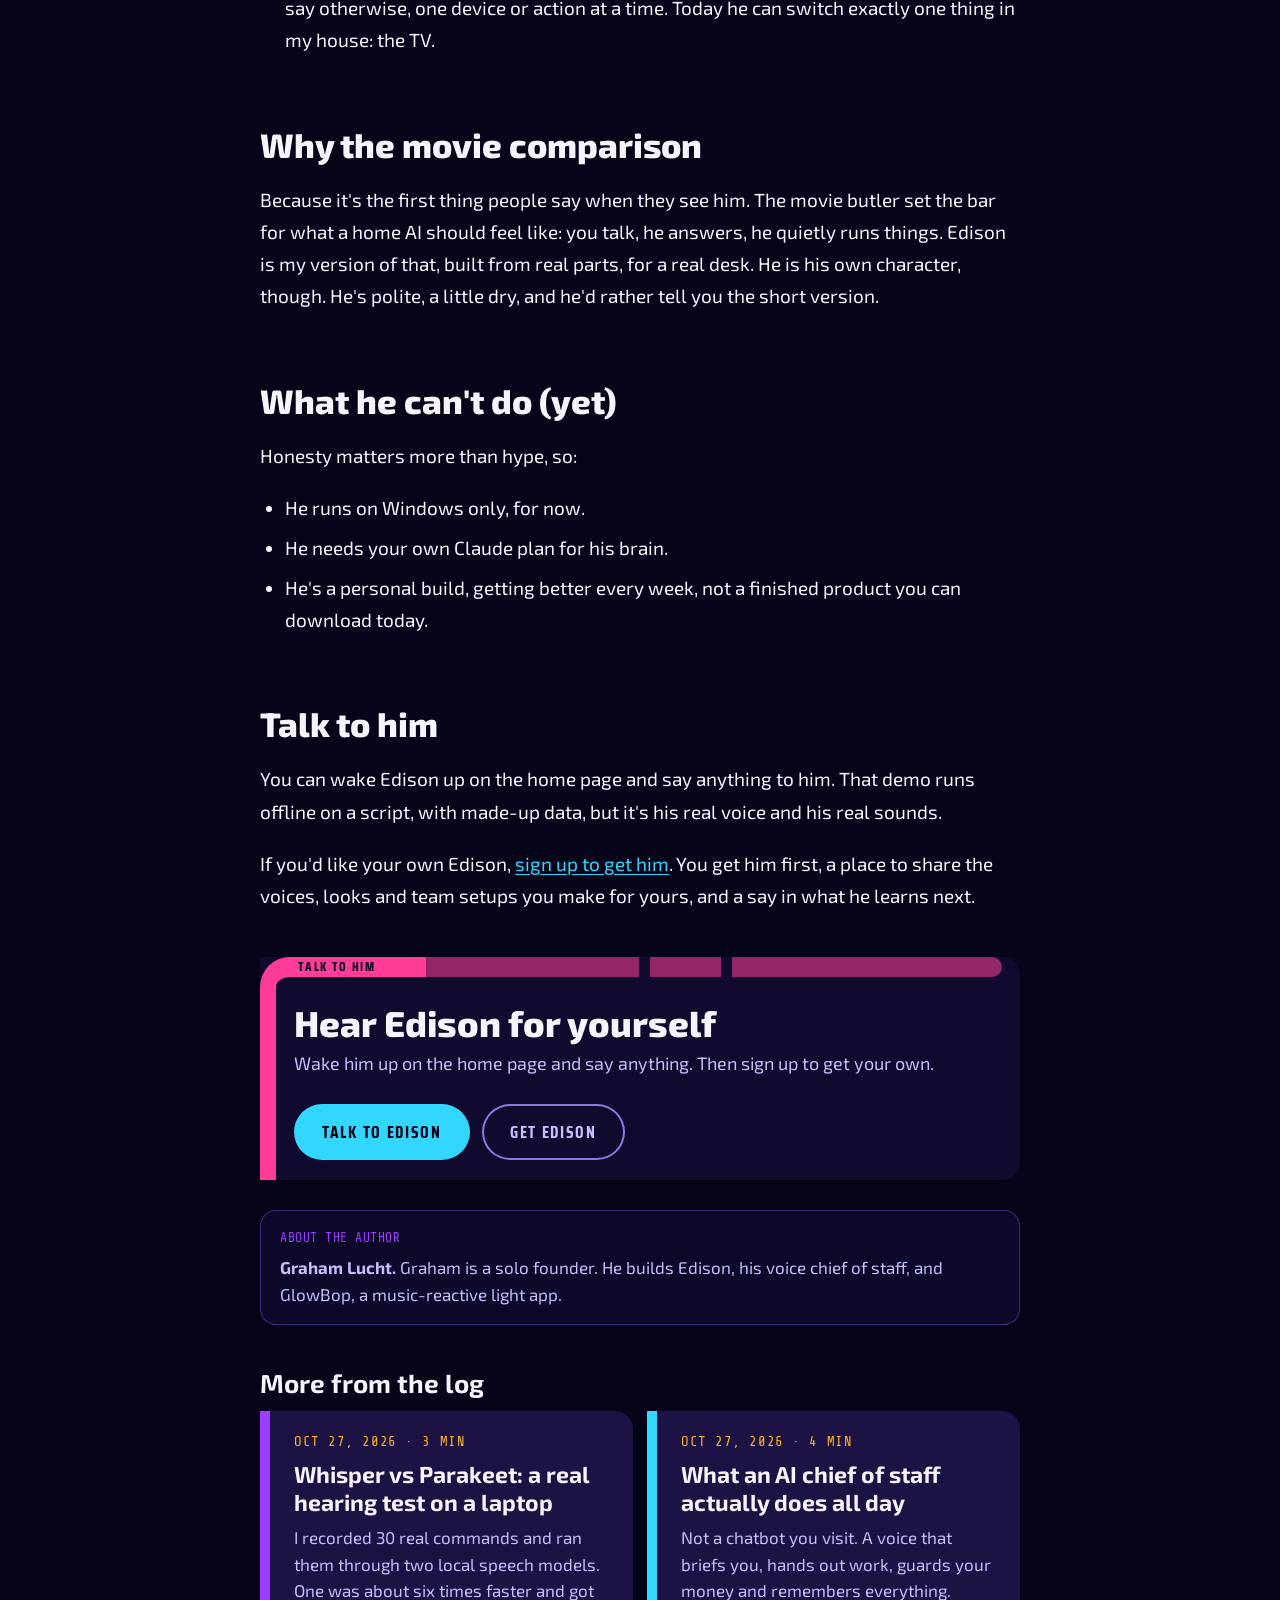
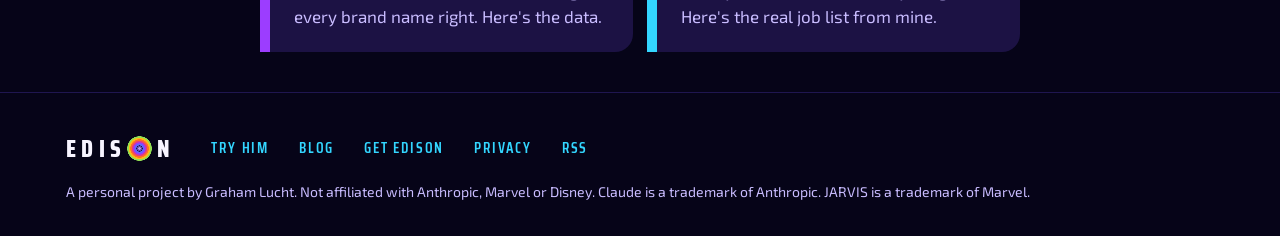
<file: blog/meet-edison/index.html>
<!doctype html>
<html lang="en">
<head>
<meta charset="utf-8">
<meta name="viewport" content="width=device-width,initial-scale=1,viewport-fit=cover">
<title>I built my own AI butler. His name is Edison. · Edison</title>
<meta name="description" content="A solo founder's voice chief of staff that runs on his own PC. He talks back, runs an AI team, watches the house, and asks before he spends.">
<link rel="canonical" href="https://heyedison.ai/blog/meet-edison/">
<meta name="theme-color" content="#060418">
<meta property="og:type" content="article">
<meta property="og:title" content="I built my own AI butler. His name is Edison. · Edison">
<meta property="og:description" content="A solo founder's voice chief of staff that runs on his own PC. He talks back, runs an AI team, watches the house, and asks before he spends.">
<meta property="og:url" content="https://heyedison.ai/blog/meet-edison/">
<meta property="og:site_name" content="Edison">
<meta property="og:image" content="https://heyedison.ai/og.png">
<meta property="og:image:width" content="1200">
<meta property="og:image:height" content="630">
<meta name="twitter:card" content="summary_large_image">
<link rel="icon" href="/icon.svg" type="image/svg+xml">
<link rel="apple-touch-icon" href="/icon-192.png">
<link rel="alternate" type="application/rss+xml" title="The Edison log" href="/blog/feed.xml">
<link rel="preconnect" href="https://fonts.googleapis.com">
<link rel="preconnect" href="https://fonts.gstatic.com" crossorigin>
<link href="https://fonts.googleapis.com/css2?family=Exo+2:wght@400;500;600;700;800&family=Saira+Condensed:wght@500;600;700&family=Share+Tech+Mono&display=swap" rel="stylesheet">
<link rel="stylesheet" href="/site.css">
<link rel="stylesheet" href="/blog.css">
<script type="application/ld+json">{"@context":"https://schema.org","@type":"BlogPosting","headline":"I built my own AI butler. His name is Edison.","description":"A solo founder's voice chief of staff that runs on his own PC. He talks back, runs an AI team, watches the house, and asks before he spends.","datePublished":"2026-10-27","dateModified":"2026-10-27","mainEntityOfPage":"https://heyedison.ai/blog/meet-edison/","url":"https://heyedison.ai/blog/meet-edison/","author":{"@type":"Person","name":"Graham Lucht"},"publisher":{"@type":"Organization","name":"Edison","logo":{"@type":"ImageObject","url":"https://heyedison.ai/icon-512.png"}},"keywords":"build log, AI chief of staff"}</script>
</head>
<body>
<a class="skip" href="#main">Skip to content</a>
<canvas id="field" aria-hidden="true"></canvas>
<header class="top">
  <div class="top-in">
    <a class="brand" href="/" aria-label="Edison home">
      <span class="brand-elbow" aria-hidden="true"></span>
      <span class="mark" aria-hidden="true">EDIS<span class="o"><canvas class="markO" width="96" height="96"></canvas></span>N</span>
    </a>
    <nav class="nav" aria-label="Site">
      <a href="/#try">Try him</a>
      <a href="/#safe">Safety</a>
      <a href="/blog/" aria-current="false">Blog</a>
    </nav>
    <a class="pill pill-pink top-cta" href="/#join">Get Edison</a>
  </div>
  <div class="strip" aria-hidden="true"><i style="--w:64px;background:#FF3D99"></i><i style="--w:28px;background:#FFB020"></i><i class="grow" style="background:#9C3DFF"></i><i style="--w:44px;background:#33D6FF"></i><i style="--w:18px;background:#B6FF3B"></i><i style="--w:90px;background:#7A2FB0"></i><i style="--w:30px;background:#FF3D5A"></i></div>
</header>
<main id="main">
<article class="post wrap">
  <header class="post-head">
    <p class="crumbs mono"><a href="/blog/">THE EDISON LOG</a> · BUILD LOG · AI CHIEF OF STAFF</p>
    <h1>I built my own AI butler. His name is Edison.</h1>
    <p class="dek">A solo founder's voice chief of staff that runs on his own PC. He talks back, runs an AI team, watches the house, and asks before he spends.</p>
    <p class="byline mono">BY GRAHAM LUCHT · <time datetime="2026-10-27">OCT 27, 2026</time> · 4 MIN READ</p>
  </header>
  <nav class="toc lc lc-violet" aria-label="In this post"><span class="lc-label">IN THIS POST</span><ol><li><a href="#what-edison-is">What Edison is</a></li><li><a href="#a-normal-day-with-him">A normal day with him</a></li><li><a href="#how-he-hears-speaks-and-thinks">How he hears, speaks and thinks</a></li><li><a href="#he-asks-first">He asks first</a></li><li><a href="#why-the-movie-comparison">Why the movie comparison</a></li><li><a href="#what-he-can-t-do-yet">What he can't do (yet)</a></li><li><a href="#talk-to-him">Talk to him</a></li></ol></nav>
  <div class="prose">
<p>I run two businesses on my own. Some days that means too many browser tabs, a few AI chats, a calendar I forgot to check and a TV remote I can't find. So I built myself the thing I'd always wanted from the movies: an AI butler who sits at my desk, talks to me, and gets things done.</p>
<p>His name is Edison. This is what he is, what he does all day, and how I keep him safe.</p>
<h2 id="what-edison-is">What Edison is</h2>
<p>Edison is a voice chief of staff that runs on my own Windows PC. I talk to him across the room. He answers out loud in a calm British voice. And behind that voice he runs my day:</p>
<ul><li>He reads my calendar and inbox and tells me what matters.</li><li>He hands jobs to an AI team for each business and reads me their reports.</li><li>He watches my smart home and switches only the things I've allowed.</li><li>He keeps an eye on himself, and fixes what is safe to fix.</li></ul>
<p>On screen he's a globe of about 1,500 little lights with a rainbow eye. The lights move when he talks, ripple when he listens, and blink now and then. His board around him is a set of panels and keys in purple, pink and cyan, the way a ship's computer looks in a sci-fi film.</p>
<h2 id="a-normal-day-with-him">A normal day with him</h2>
<p><strong>7:00 AM.</strong> &quot;Morning. Two meetings, one approval waiting, three sales overnight.&quot; That's a real kind of briefing: he reads my calendar and inbox and keeps it short.</p>
<p><strong>9:00 AM.</strong> &quot;Have the GlowBop team check the launch list.&quot; Edison hands it to that business's AI team. The job opens as a chat in my Claude app, so I can watch it or step in. When they finish, a soft wind chime plays and he reads me the report.</p>
<p><strong>11:00 AM.</strong> He starts a long answer and I say &quot;just the price&quot;. He stops mid-sentence, hears what I actually said, and answers that. (I wrote a whole post on <a href="/blog/talk-over/">how talking over him works</a>.)</p>
<p><strong>2:00 PM.</strong> My shop team wants to spend $40 on an ad. An amber card appears with the cost and the proof. Nothing happens until I tap Approve.</p>
<p><strong>6:00 PM.</strong> &quot;Turn on the TV and open YouTube.&quot; Done.</p>
<p><strong>9:00 PM.</strong> &quot;Are you OK?&quot; He checks his voice, memory and disk, and tells me in one sentence. If his voice engine got slow, he restarts it himself and says so.</p>
<h2 id="how-he-hears-speaks-and-thinks">How he hears, speaks and thinks</h2>
<p>I wanted Edison to feel like a person in the room, not a website. So the voice parts run on my own computer.</p>
<ul><li><strong>Hearing:</strong> speech-to-text runs locally (Whisper today). I ran a hearing test of 30 sentences on two local models: NVIDIA's Parakeet was about six times faster than Whisper and got every brand name right, 17 of 17, against Whisper's 15. I'll switch once I've tested it with the TV on.</li><li><strong>Speaking:</strong> his voice is a blend of two local voices (Kokoro's Lewis and Fable), with a short room and a little air added on top. No voice company sits in the middle.</li><li><strong>Thinking:</strong> his brain is Claude, on my own Claude plan. When I switched how Edison talks to Claude, in a ten-question test the wait for his first spoken word averaged 7.8 seconds instead of 12.0, and the whole test cost $0.37 instead of $0.74. (One run each, so treat it as a first look, not a benchmark.)</li><li><strong>Sound cues:</strong> instead of chattering &quot;let me think about that&quot;, he plays four quiet sounds. A rising pair means he heard me. A shimmer means he's still thinking. A soft bloom means the answer is ready. A wind chime means the team is back.</li></ul>
<h2 id="he-asks-first">He asks first</h2>
<p>The scariest thing about giving an AI real access is that it might do something you didn't want. Edison has rules for that, built in from day one:</p>
<ul><li><strong>Spend, post, send or delete:</strong> every one waits on an approval card with the cost and the proof. If I talk over him while he's reading an approval back to me, it stays waiting. It is never approved by accident.</li><li><strong>Stop everything:</strong> one key halts all his work at once.</li><li><strong>Only my screens:</strong> commands only work from screens I've paired: the laptop, or my tablet after scanning a code.</li><li><strong>Read-only by default:</strong> mail, calendar, files and the smart home are look-only until I say otherwise, one device or action at a time. Today he can switch exactly one thing in my house: the TV.</li></ul>
<h2 id="why-the-movie-comparison">Why the movie comparison</h2>
<p>Because it's the first thing people say when they see him. The movie butler set the bar for what a home AI should feel like: you talk, he answers, he quietly runs things. Edison is my version of that, built from real parts, for a real desk. He is his own character, though. He's polite, a little dry, and he'd rather tell you the short version.</p>
<h2 id="what-he-can-t-do-yet">What he can't do (yet)</h2>
<p>Honesty matters more than hype, so:</p>
<ul><li>He runs on Windows only, for now.</li><li>He needs your own Claude plan for his brain.</li><li>He's a personal build, getting better every week, not a finished product you can download today.</li></ul>
<h2 id="talk-to-him">Talk to him</h2>
<p>You can wake Edison up on the home page and say anything to him. That demo runs offline on a script, with made-up data, but it's his real voice and his real sounds.</p>
<p>If you'd like your own Edison, <a href="/#join">sign up to get him</a>. You get him first, a place to share the voices, looks and team setups you make for yours, and a say in what he learns next.</p>
  </div>
  <aside class="lc lc-pink cta" aria-label="Try Edison">
  <span class="lc-label">TALK TO HIM</span>
  <h2>Hear Edison for yourself</h2>
  <p>Wake him up on the home page and say anything. Then sign up to get your own.</p>
  <div class="cta-row"><a class="pill pill-big pill-cyan" href="/#try">Talk to Edison</a><a class="pill pill-big pill-ghost" href="/#join">Get Edison</a></div>
</aside>
  <section class="author" aria-label="About the author"><p class="mono">ABOUT THE AUTHOR</p><p><strong>Graham Lucht.</strong> Graham is a solo founder. He builds Edison, his voice chief of staff, and GlowBop, a music-reactive light app.</p></section>
  <section class="more" aria-labelledby="more-title"><h2 id="more-title">More from the log</h2><div class="cards"><a class="post-card" href="/blog/whisper-vs-parakeet/"><p class="mono">OCT 27, 2026 · 3 MIN</p><h3>Whisper vs Parakeet: a real hearing test on a laptop</h3><p>I recorded 30 real commands and ran them through two local speech models. One was about six times faster and got every brand name right. Here's the data.</p></a><a class="post-card" href="/blog/ai-chief-of-staff/"><p class="mono">OCT 27, 2026 · 4 MIN</p><h3>What an AI chief of staff actually does all day</h3><p>Not a chatbot you visit. A voice that briefs you, hands out work, guards your money and remembers everything. Here's the real job list from mine.</p></a></div></section>
</article>
</main>
<footer class="foot">
  <div class="wrap foot-in">
    <span class="mark" aria-label="Edison">EDIS<span class="o" aria-hidden="true"><canvas class="markO" width="96" height="96"></canvas></span>N</span>
    <nav class="foot-nav" aria-label="Footer"><a href="/#try">Try him</a><a href="/blog/">Blog</a><a href="/#join">Get Edison</a><a href="/privacy/">Privacy</a><a href="/blog/feed.xml">RSS</a></nav>
    <p>A personal project by Graham Lucht. Not affiliated with Anthropic, Marvel or Disney. Claude is a trademark of Anthropic. JARVIS is a trademark of Marvel.</p>
  </div>
</footer>
<script src="/field.js"></script>
<script src="/edison-icon-live.js"></script>
<script src="/blog.js"></script>
</body>
</html>
</file>
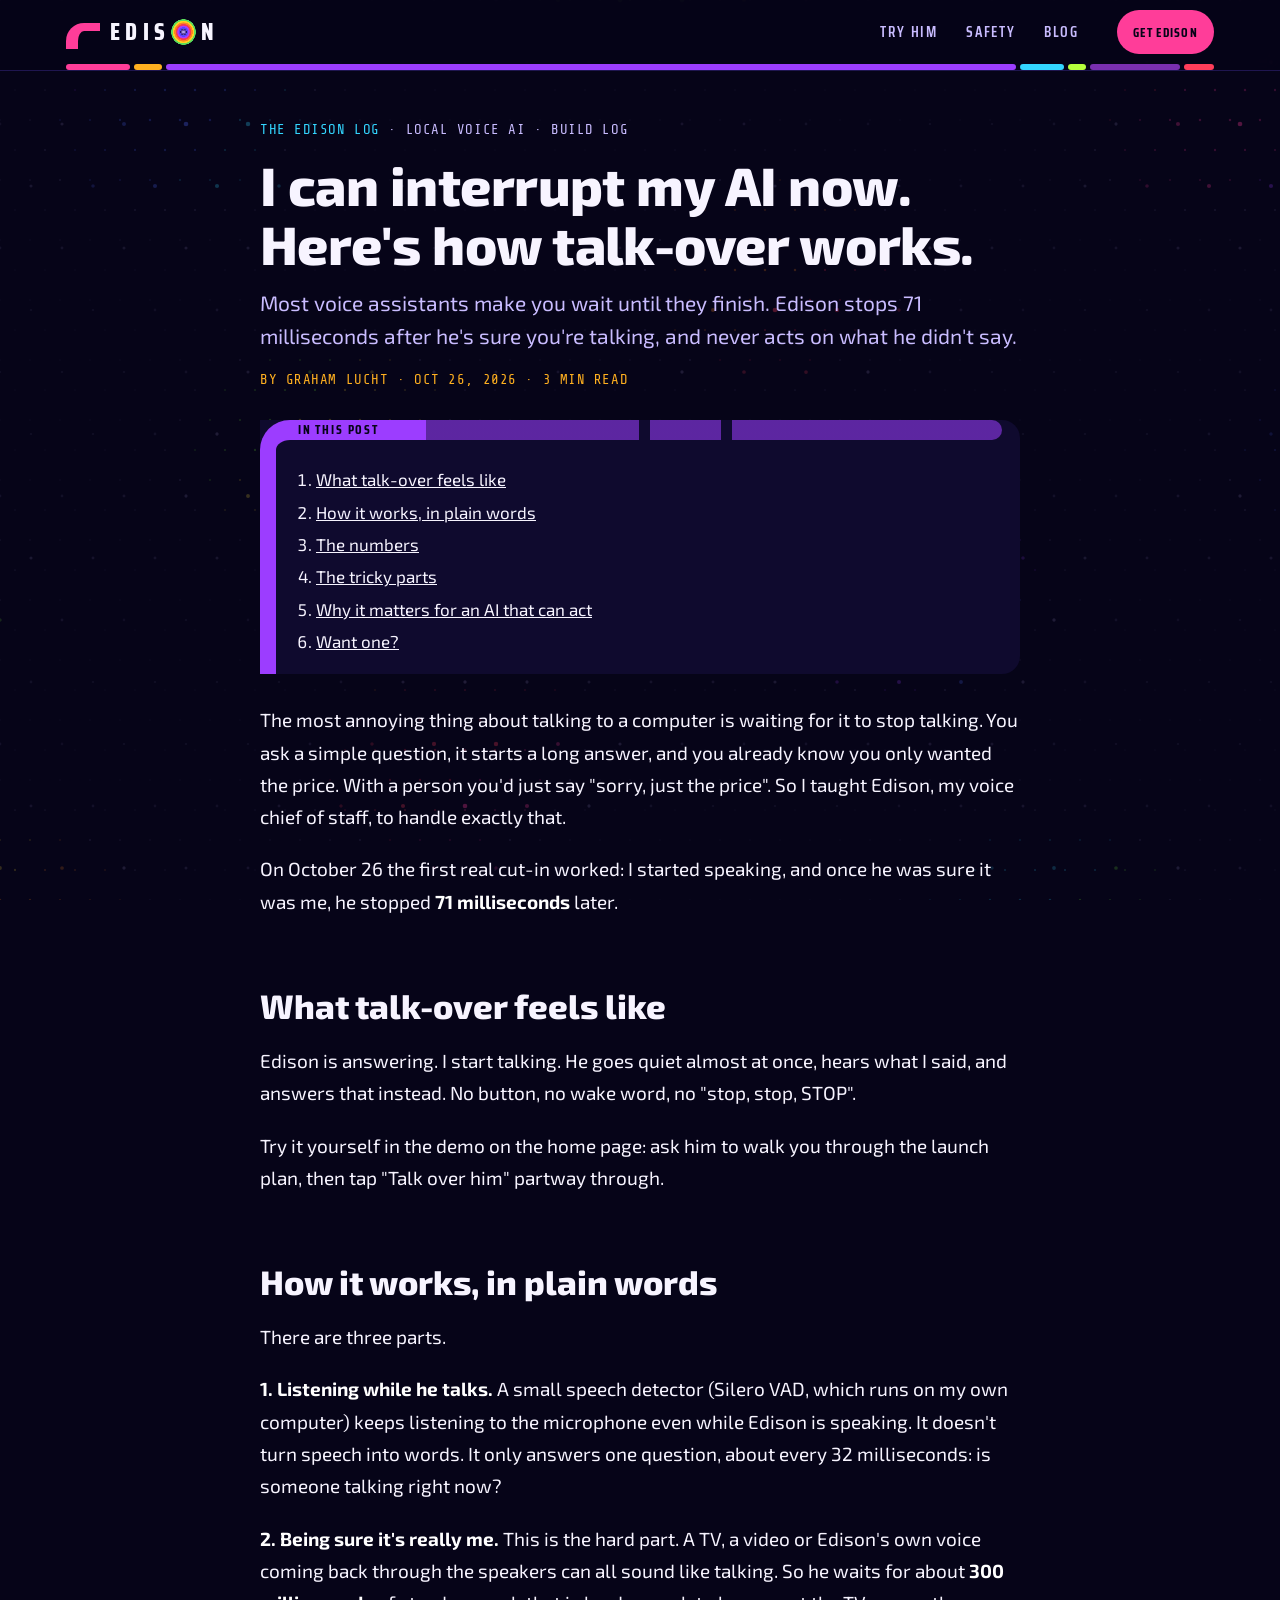
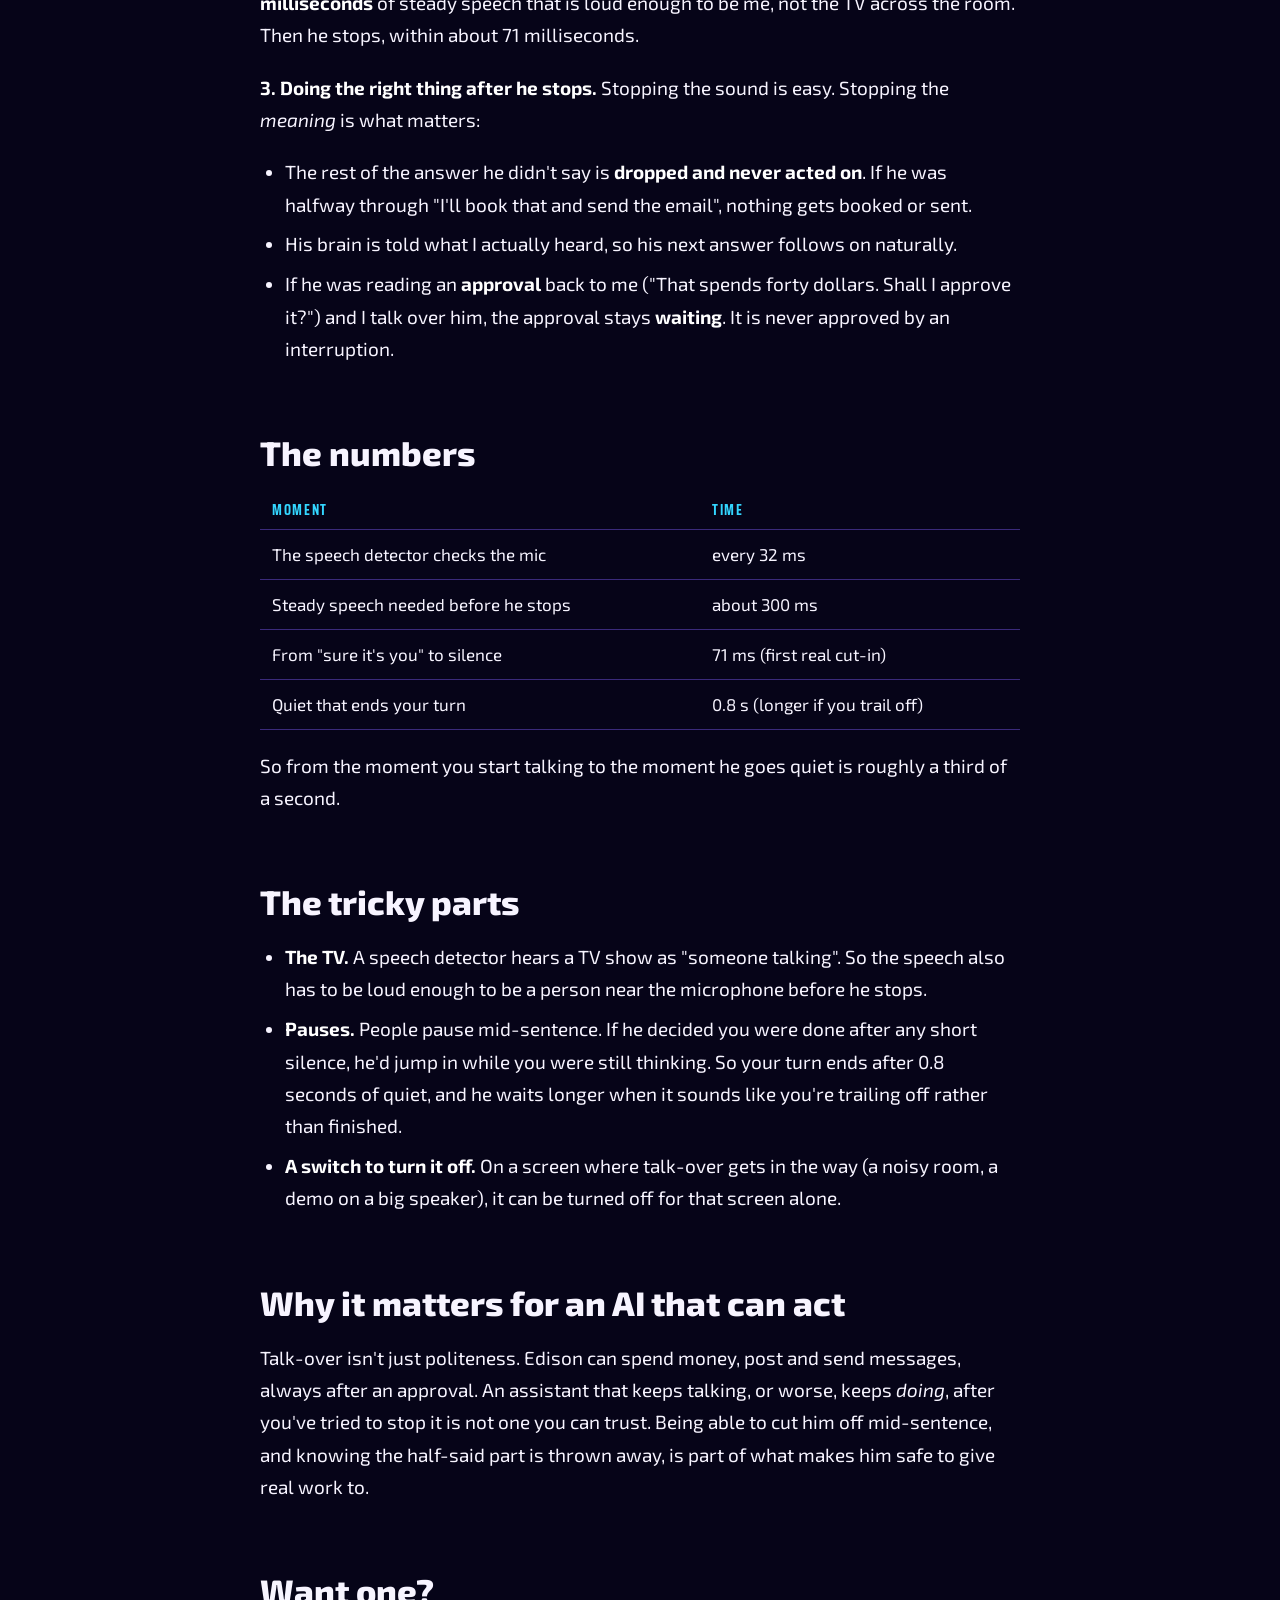
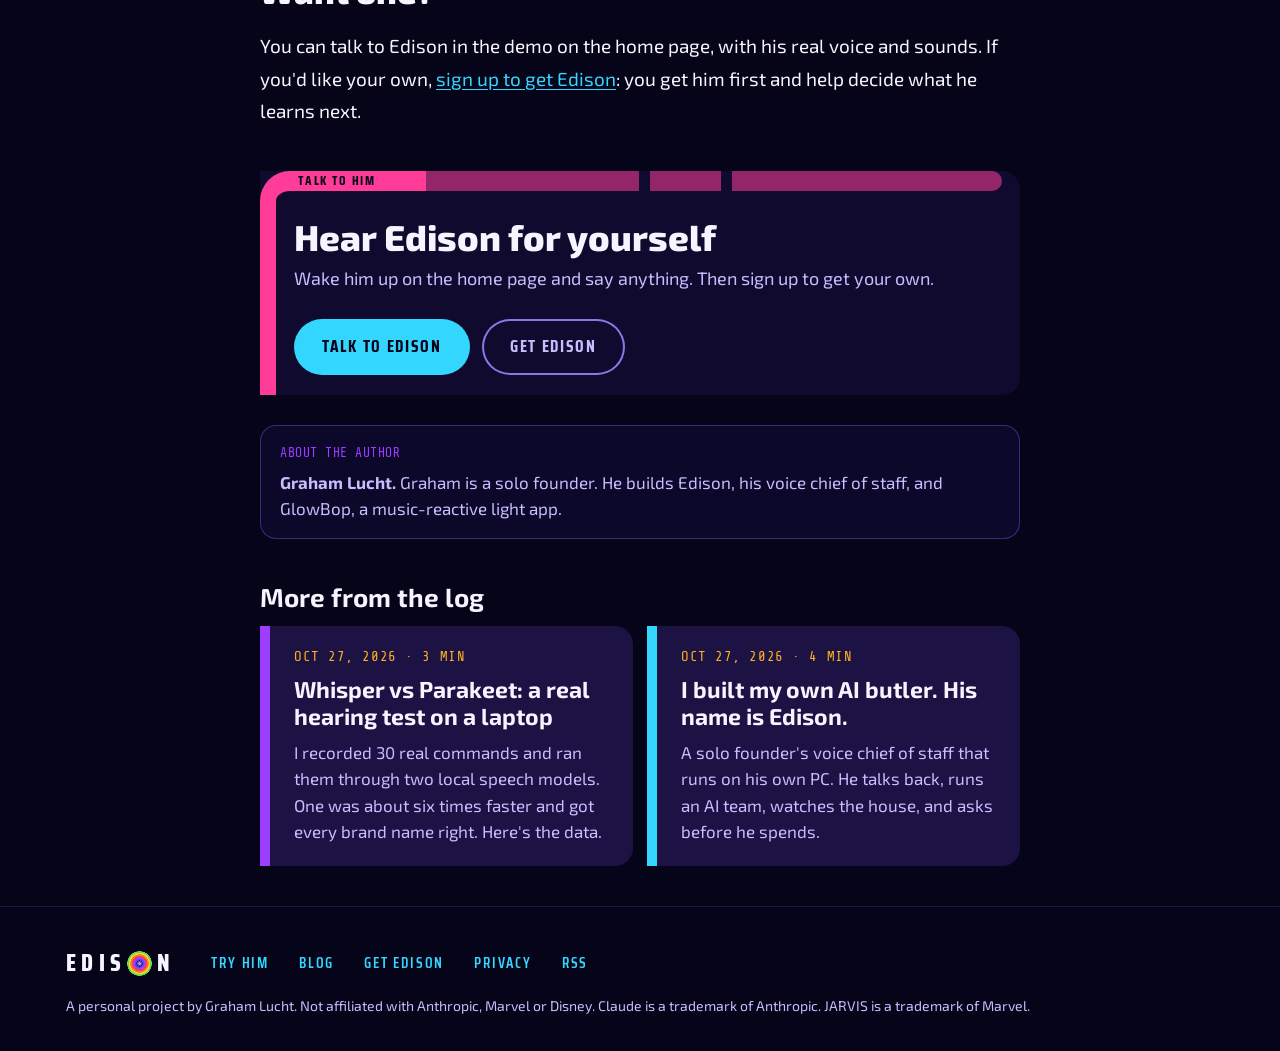
<file: blog/talk-over/index.html>
<!doctype html>
<html lang="en">
<head>
<meta charset="utf-8">
<meta name="viewport" content="width=device-width,initial-scale=1,viewport-fit=cover">
<title>I can interrupt my AI now. Here's how talk-over works. · Edison</title>
<meta name="description" content="Most voice assistants make you wait until they finish. Edison stops 71 milliseconds after he's sure you're talking, and never acts on what he didn't say.">
<link rel="canonical" href="https://heyedison.ai/blog/talk-over/">
<meta name="theme-color" content="#060418">
<meta property="og:type" content="article">
<meta property="og:title" content="I can interrupt my AI now. Here's how talk-over works. · Edison">
<meta property="og:description" content="Most voice assistants make you wait until they finish. Edison stops 71 milliseconds after he's sure you're talking, and never acts on what he didn't say.">
<meta property="og:url" content="https://heyedison.ai/blog/talk-over/">
<meta property="og:site_name" content="Edison">
<meta property="og:image" content="https://heyedison.ai/og.png">
<meta property="og:image:width" content="1200">
<meta property="og:image:height" content="630">
<meta name="twitter:card" content="summary_large_image">
<link rel="icon" href="/icon.svg" type="image/svg+xml">
<link rel="apple-touch-icon" href="/icon-192.png">
<link rel="alternate" type="application/rss+xml" title="The Edison log" href="/blog/feed.xml">
<link rel="preconnect" href="https://fonts.googleapis.com">
<link rel="preconnect" href="https://fonts.gstatic.com" crossorigin>
<link href="https://fonts.googleapis.com/css2?family=Exo+2:wght@400;500;600;700;800&family=Saira+Condensed:wght@500;600;700&family=Share+Tech+Mono&display=swap" rel="stylesheet">
<link rel="stylesheet" href="/site.css">
<link rel="stylesheet" href="/blog.css">
<script type="application/ld+json">{"@context":"https://schema.org","@type":"BlogPosting","headline":"I can interrupt my AI now. Here's how talk-over works.","description":"Most voice assistants make you wait until they finish. Edison stops 71 milliseconds after he's sure you're talking, and never acts on what he didn't say.","datePublished":"2026-10-26","dateModified":"2026-10-26","mainEntityOfPage":"https://heyedison.ai/blog/talk-over/","url":"https://heyedison.ai/blog/talk-over/","author":{"@type":"Person","name":"Graham Lucht"},"publisher":{"@type":"Organization","name":"Edison","logo":{"@type":"ImageObject","url":"https://heyedison.ai/icon-512.png"}},"keywords":"local voice AI, build log"}</script>
</head>
<body>
<a class="skip" href="#main">Skip to content</a>
<canvas id="field" aria-hidden="true"></canvas>
<header class="top">
  <div class="top-in">
    <a class="brand" href="/" aria-label="Edison home">
      <span class="brand-elbow" aria-hidden="true"></span>
      <span class="mark" aria-hidden="true">EDIS<span class="o"><canvas class="markO" width="96" height="96"></canvas></span>N</span>
    </a>
    <nav class="nav" aria-label="Site">
      <a href="/#try">Try him</a>
      <a href="/#safe">Safety</a>
      <a href="/blog/" aria-current="false">Blog</a>
    </nav>
    <a class="pill pill-pink top-cta" href="/#join">Get Edison</a>
  </div>
  <div class="strip" aria-hidden="true"><i style="--w:64px;background:#FF3D99"></i><i style="--w:28px;background:#FFB020"></i><i class="grow" style="background:#9C3DFF"></i><i style="--w:44px;background:#33D6FF"></i><i style="--w:18px;background:#B6FF3B"></i><i style="--w:90px;background:#7A2FB0"></i><i style="--w:30px;background:#FF3D5A"></i></div>
</header>
<main id="main">
<article class="post wrap">
  <header class="post-head">
    <p class="crumbs mono"><a href="/blog/">THE EDISON LOG</a> · LOCAL VOICE AI · BUILD LOG</p>
    <h1>I can interrupt my AI now. Here's how talk-over works.</h1>
    <p class="dek">Most voice assistants make you wait until they finish. Edison stops 71 milliseconds after he's sure you're talking, and never acts on what he didn't say.</p>
    <p class="byline mono">BY GRAHAM LUCHT · <time datetime="2026-10-26">OCT 26, 2026</time> · 3 MIN READ</p>
  </header>
  <nav class="toc lc lc-violet" aria-label="In this post"><span class="lc-label">IN THIS POST</span><ol><li><a href="#what-talk-over-feels-like">What talk-over feels like</a></li><li><a href="#how-it-works-in-plain-words">How it works, in plain words</a></li><li><a href="#the-numbers">The numbers</a></li><li><a href="#the-tricky-parts">The tricky parts</a></li><li><a href="#why-it-matters-for-an-ai-that-can-act">Why it matters for an AI that can act</a></li><li><a href="#want-one">Want one?</a></li></ol></nav>
  <div class="prose">
<p>The most annoying thing about talking to a computer is waiting for it to stop talking. You ask a simple question, it starts a long answer, and you already know you only wanted the price. With a person you'd just say &quot;sorry, just the price&quot;. So I taught Edison, my voice chief of staff, to handle exactly that.</p>
<p>On October 26 the first real cut-in worked: I started speaking, and once he was sure it was me, he stopped <strong>71 milliseconds</strong> later.</p>
<h2 id="what-talk-over-feels-like">What talk-over feels like</h2>
<p>Edison is answering. I start talking. He goes quiet almost at once, hears what I said, and answers that instead. No button, no wake word, no &quot;stop, stop, STOP&quot;.</p>
<p>Try it yourself in the demo on the home page: ask him to walk you through the launch plan, then tap &quot;Talk over him&quot; partway through.</p>
<h2 id="how-it-works-in-plain-words">How it works, in plain words</h2>
<p>There are three parts.</p>
<p><strong>1. Listening while he talks.</strong> A small speech detector (Silero VAD, which runs on my own computer) keeps listening to the microphone even while Edison is speaking. It doesn't turn speech into words. It only answers one question, about every 32 milliseconds: is someone talking right now?</p>
<p><strong>2. Being sure it's really me.</strong> This is the hard part. A TV, a video or Edison's own voice coming back through the speakers can all sound like talking. So he waits for about <strong>300 milliseconds</strong> of steady speech that is loud enough to be me, not the TV across the room. Then he stops, within about 71 milliseconds.</p>
<p><strong>3. Doing the right thing after he stops.</strong> Stopping the sound is easy. Stopping the <em>meaning</em> is what matters:</p>
<ul><li>The rest of the answer he didn't say is <strong>dropped and never acted on</strong>. If he was halfway through &quot;I'll book that and send the email&quot;, nothing gets booked or sent.</li><li>His brain is told what I actually heard, so his next answer follows on naturally.</li><li>If he was reading an <strong>approval</strong> back to me (&quot;That spends forty dollars. Shall I approve it?&quot;) and I talk over him, the approval stays <strong>waiting</strong>. It is never approved by an interruption.</li></ul>
<h2 id="the-numbers">The numbers</h2>
<div class="tbl"><table><thead><tr><th>Moment</th><th>Time</th></tr></thead><tbody><tr><td>The speech detector checks the mic</td><td>every 32 ms</td></tr><tr><td>Steady speech needed before he stops</td><td>about 300 ms</td></tr><tr><td>From &quot;sure it's you&quot; to silence</td><td>71 ms (first real cut-in)</td></tr><tr><td>Quiet that ends your turn</td><td>0.8 s (longer if you trail off)</td></tr></tbody></table></div>
<p>So from the moment you start talking to the moment he goes quiet is roughly a third of a second.</p>
<h2 id="the-tricky-parts">The tricky parts</h2>
<ul><li><strong>The TV.</strong> A speech detector hears a TV show as &quot;someone talking&quot;. So the speech also has to be loud enough to be a person near the microphone before he stops.</li><li><strong>Pauses.</strong> People pause mid-sentence. If he decided you were done after any short silence, he'd jump in while you were still thinking. So your turn ends after 0.8 seconds of quiet, and he waits longer when it sounds like you're trailing off rather than finished.</li><li><strong>A switch to turn it off.</strong> On a screen where talk-over gets in the way (a noisy room, a demo on a big speaker), it can be turned off for that screen alone.</li></ul>
<h2 id="why-it-matters-for-an-ai-that-can-act">Why it matters for an AI that can act</h2>
<p>Talk-over isn't just politeness. Edison can spend money, post and send messages, always after an approval. An assistant that keeps talking, or worse, keeps <em>doing</em>, after you've tried to stop it is not one you can trust. Being able to cut him off mid-sentence, and knowing the half-said part is thrown away, is part of what makes him safe to give real work to.</p>
<h2 id="want-one">Want one?</h2>
<p>You can talk to Edison in the demo on the home page, with his real voice and sounds. If you'd like your own, <a href="/#join">sign up to get Edison</a>: you get him first and help decide what he learns next.</p>
  </div>
  <aside class="lc lc-pink cta" aria-label="Try Edison">
  <span class="lc-label">TALK TO HIM</span>
  <h2>Hear Edison for yourself</h2>
  <p>Wake him up on the home page and say anything. Then sign up to get your own.</p>
  <div class="cta-row"><a class="pill pill-big pill-cyan" href="/#try">Talk to Edison</a><a class="pill pill-big pill-ghost" href="/#join">Get Edison</a></div>
</aside>
  <section class="author" aria-label="About the author"><p class="mono">ABOUT THE AUTHOR</p><p><strong>Graham Lucht.</strong> Graham is a solo founder. He builds Edison, his voice chief of staff, and GlowBop, a music-reactive light app.</p></section>
  <section class="more" aria-labelledby="more-title"><h2 id="more-title">More from the log</h2><div class="cards"><a class="post-card" href="/blog/whisper-vs-parakeet/"><p class="mono">OCT 27, 2026 · 3 MIN</p><h3>Whisper vs Parakeet: a real hearing test on a laptop</h3><p>I recorded 30 real commands and ran them through two local speech models. One was about six times faster and got every brand name right. Here's the data.</p></a><a class="post-card" href="/blog/meet-edison/"><p class="mono">OCT 27, 2026 · 4 MIN</p><h3>I built my own AI butler. His name is Edison.</h3><p>A solo founder's voice chief of staff that runs on his own PC. He talks back, runs an AI team, watches the house, and asks before he spends.</p></a></div></section>
</article>
</main>
<footer class="foot">
  <div class="wrap foot-in">
    <span class="mark" aria-label="Edison">EDIS<span class="o" aria-hidden="true"><canvas class="markO" width="96" height="96"></canvas></span>N</span>
    <nav class="foot-nav" aria-label="Footer"><a href="/#try">Try him</a><a href="/blog/">Blog</a><a href="/#join">Get Edison</a><a href="/privacy/">Privacy</a><a href="/blog/feed.xml">RSS</a></nav>
    <p>A personal project by Graham Lucht. Not affiliated with Anthropic, Marvel or Disney. Claude is a trademark of Anthropic. JARVIS is a trademark of Marvel.</p>
  </div>
</footer>
<script src="/field.js"></script>
<script src="/edison-icon-live.js"></script>
<script src="/blog.js"></script>
</body>
</html>
</file>
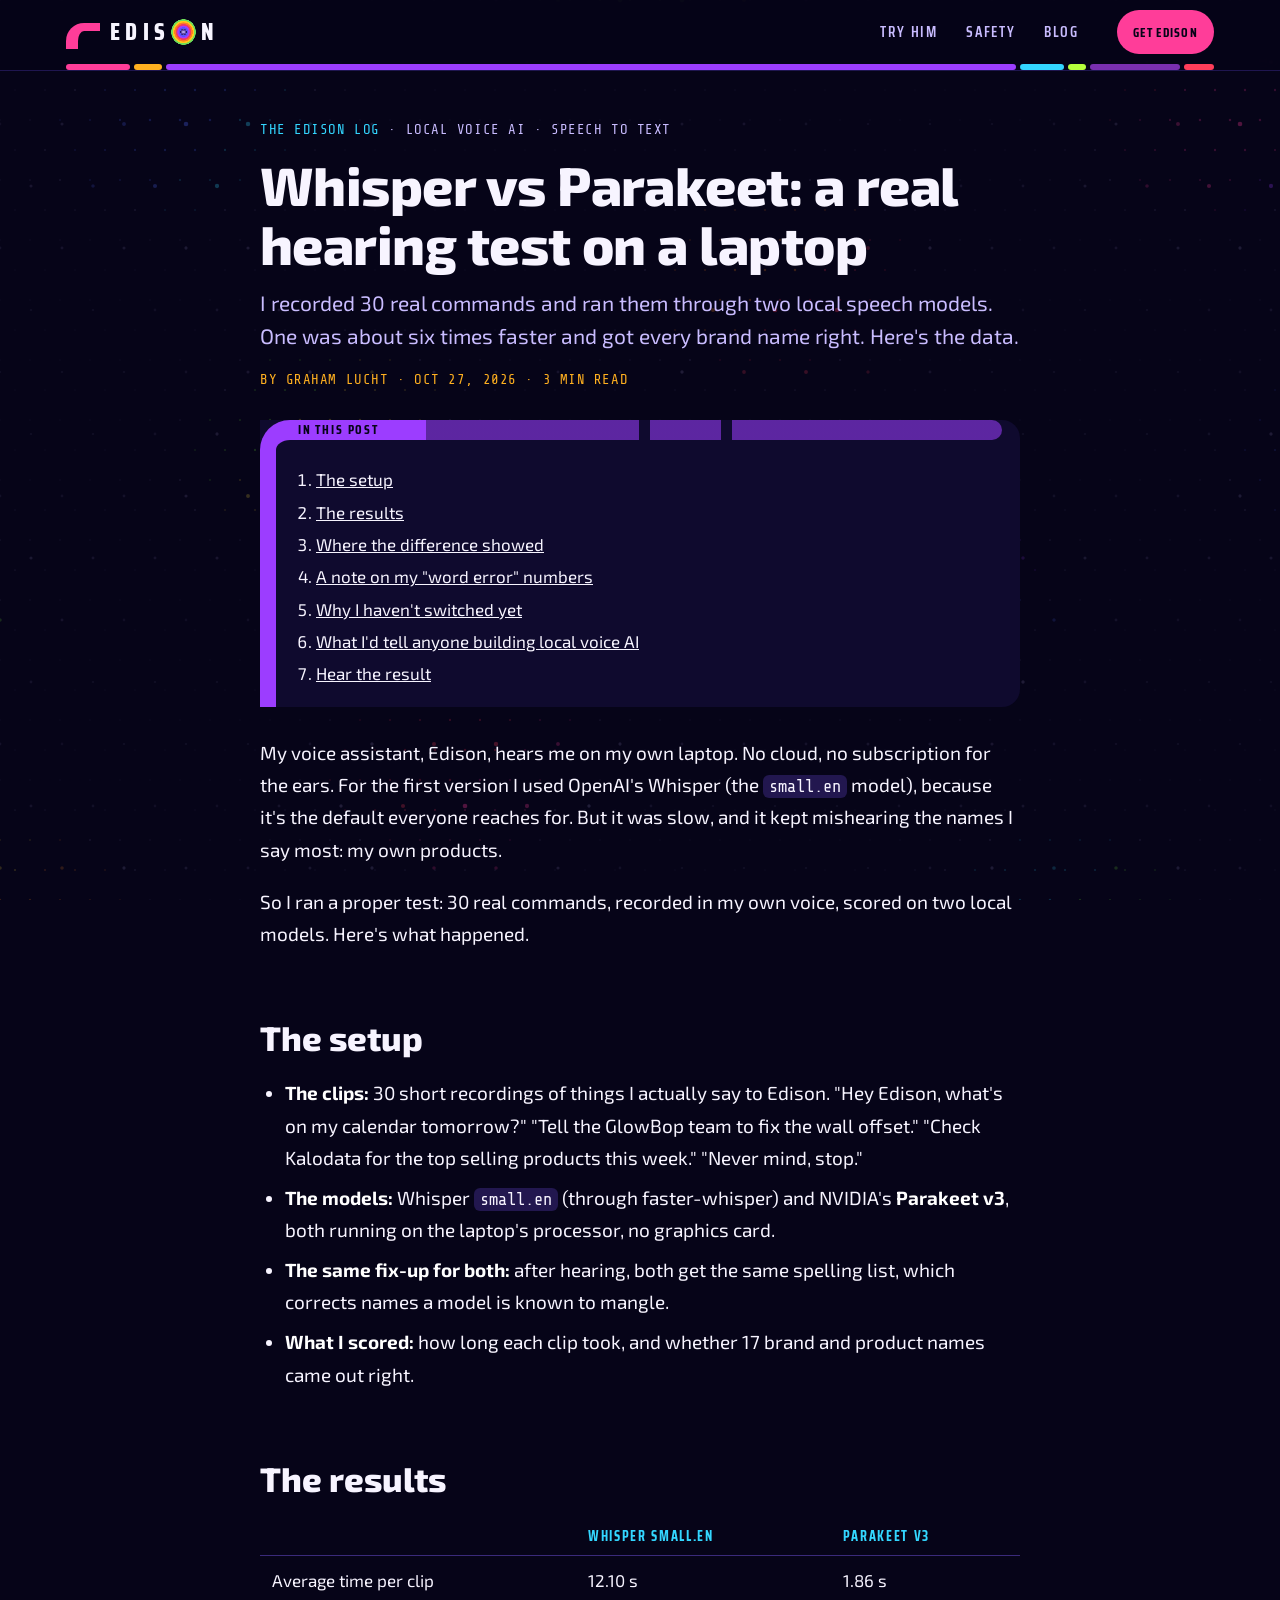
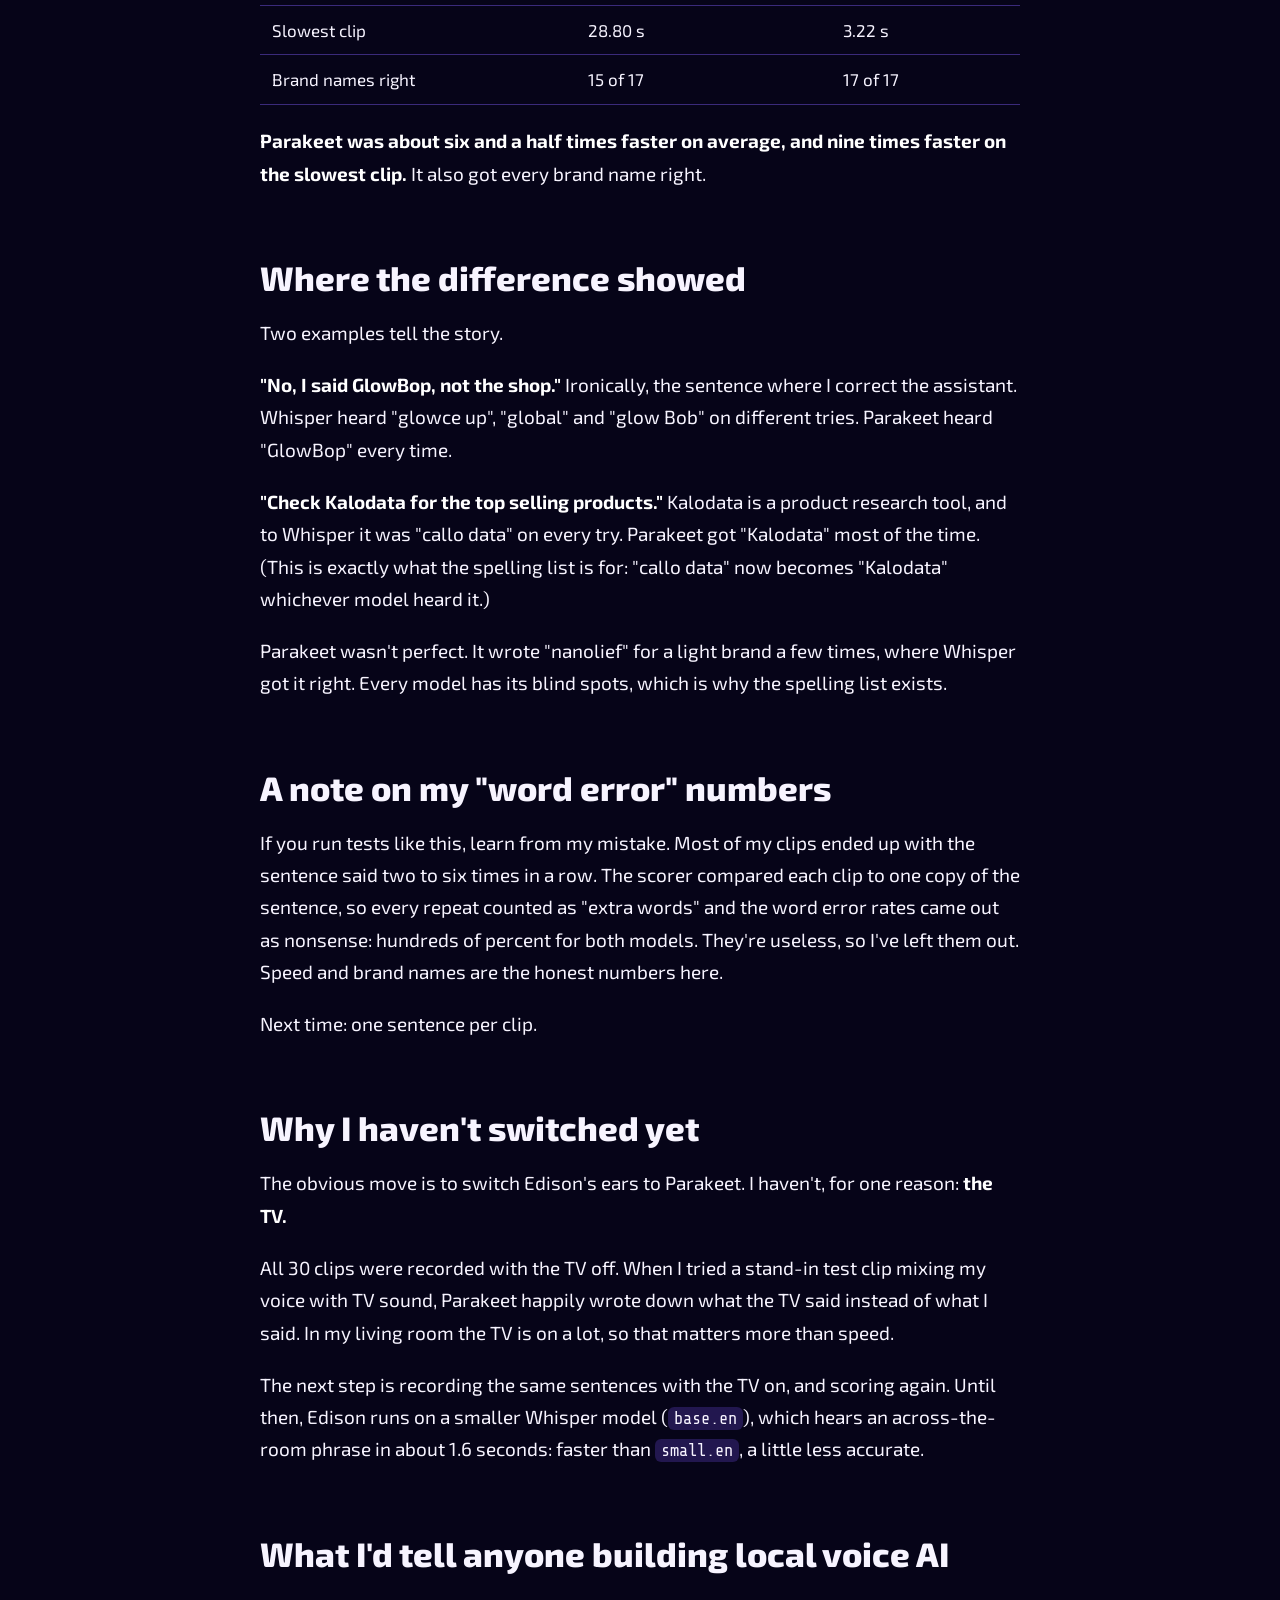
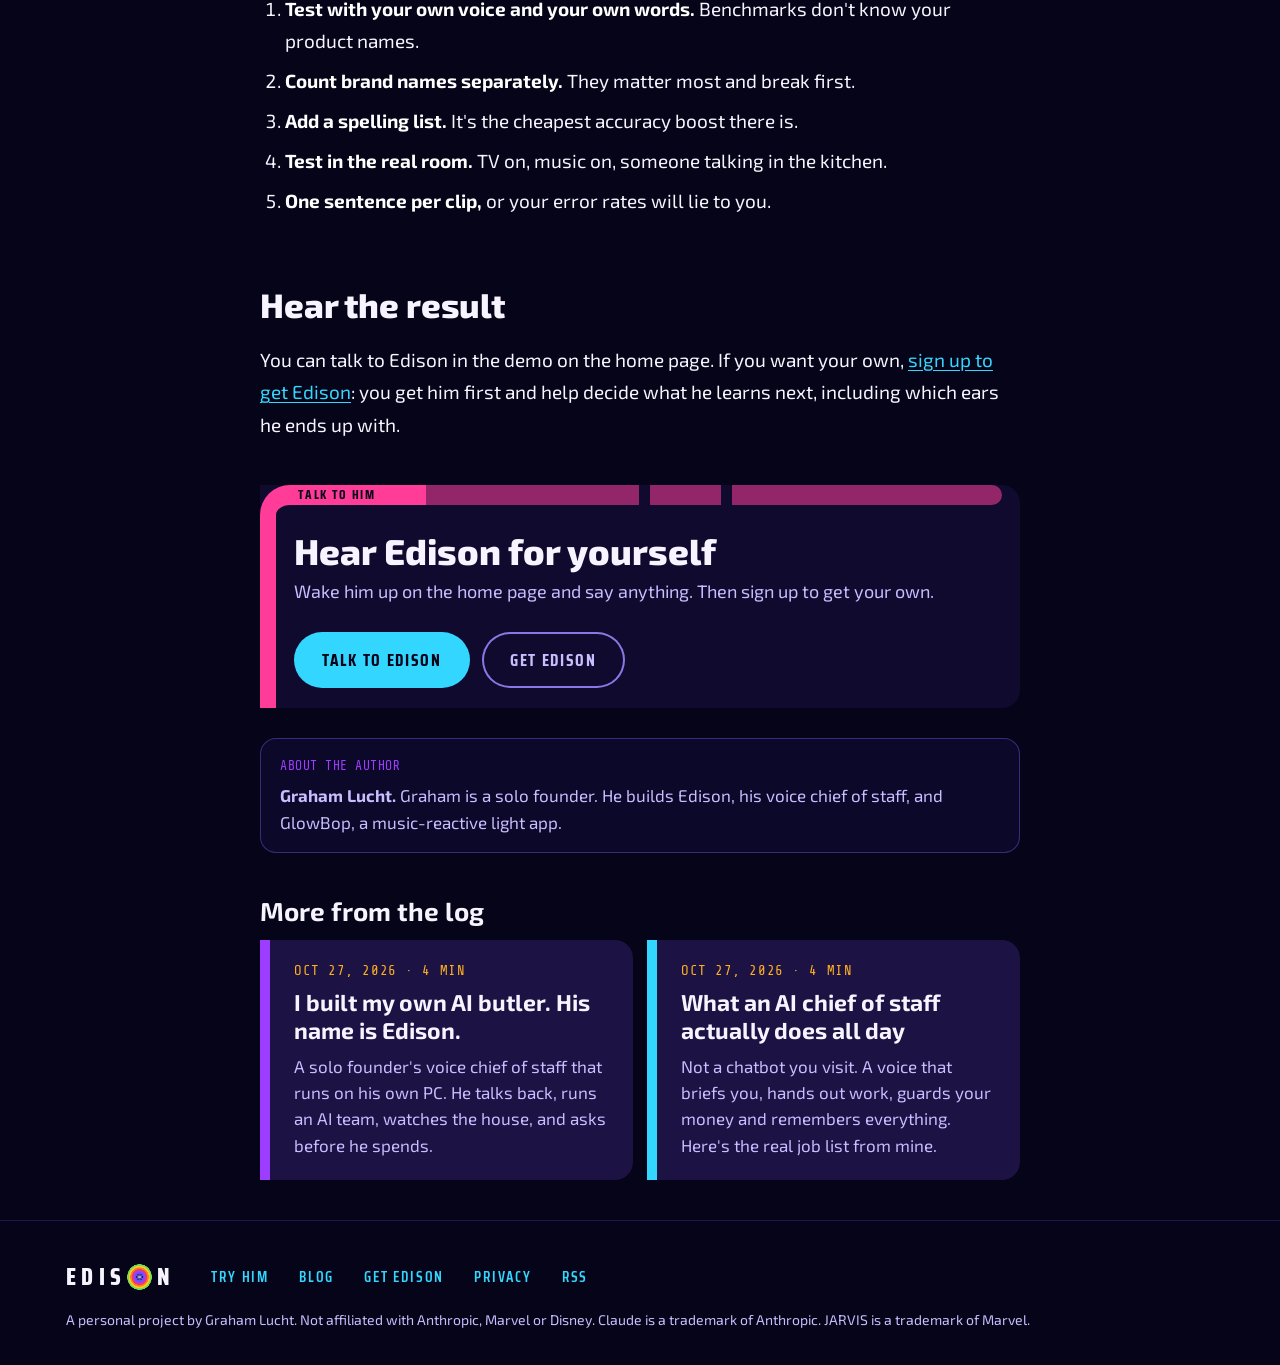
<file: blog/whisper-vs-parakeet/index.html>
<!doctype html>
<html lang="en">
<head>
<meta charset="utf-8">
<meta name="viewport" content="width=device-width,initial-scale=1,viewport-fit=cover">
<title>Whisper vs Parakeet: a real hearing test on a laptop · Edison</title>
<meta name="description" content="I recorded 30 real commands and ran them through two local speech models. One was about six times faster and got every brand name right. Here's the data.">
<link rel="canonical" href="https://heyedison.ai/blog/whisper-vs-parakeet/">
<meta name="theme-color" content="#060418">
<meta property="og:type" content="article">
<meta property="og:title" content="Whisper vs Parakeet: a real hearing test on a laptop · Edison">
<meta property="og:description" content="I recorded 30 real commands and ran them through two local speech models. One was about six times faster and got every brand name right. Here's the data.">
<meta property="og:url" content="https://heyedison.ai/blog/whisper-vs-parakeet/">
<meta property="og:site_name" content="Edison">
<meta property="og:image" content="https://heyedison.ai/og.png">
<meta property="og:image:width" content="1200">
<meta property="og:image:height" content="630">
<meta name="twitter:card" content="summary_large_image">
<link rel="icon" href="/icon.svg" type="image/svg+xml">
<link rel="apple-touch-icon" href="/icon-192.png">
<link rel="alternate" type="application/rss+xml" title="The Edison log" href="/blog/feed.xml">
<link rel="preconnect" href="https://fonts.googleapis.com">
<link rel="preconnect" href="https://fonts.gstatic.com" crossorigin>
<link href="https://fonts.googleapis.com/css2?family=Exo+2:wght@400;500;600;700;800&family=Saira+Condensed:wght@500;600;700&family=Share+Tech+Mono&display=swap" rel="stylesheet">
<link rel="stylesheet" href="/site.css">
<link rel="stylesheet" href="/blog.css">
<script type="application/ld+json">{"@context":"https://schema.org","@type":"BlogPosting","headline":"Whisper vs Parakeet: a real hearing test on a laptop","description":"I recorded 30 real commands and ran them through two local speech models. One was about six times faster and got every brand name right. Here's the data.","datePublished":"2026-10-27","dateModified":"2026-10-27","mainEntityOfPage":"https://heyedison.ai/blog/whisper-vs-parakeet/","url":"https://heyedison.ai/blog/whisper-vs-parakeet/","author":{"@type":"Person","name":"Graham Lucht"},"publisher":{"@type":"Organization","name":"Edison","logo":{"@type":"ImageObject","url":"https://heyedison.ai/icon-512.png"}},"keywords":"local voice AI, speech to text"}</script>
</head>
<body>
<a class="skip" href="#main">Skip to content</a>
<canvas id="field" aria-hidden="true"></canvas>
<header class="top">
  <div class="top-in">
    <a class="brand" href="/" aria-label="Edison home">
      <span class="brand-elbow" aria-hidden="true"></span>
      <span class="mark" aria-hidden="true">EDIS<span class="o"><canvas class="markO" width="96" height="96"></canvas></span>N</span>
    </a>
    <nav class="nav" aria-label="Site">
      <a href="/#try">Try him</a>
      <a href="/#safe">Safety</a>
      <a href="/blog/" aria-current="false">Blog</a>
    </nav>
    <a class="pill pill-pink top-cta" href="/#join">Get Edison</a>
  </div>
  <div class="strip" aria-hidden="true"><i style="--w:64px;background:#FF3D99"></i><i style="--w:28px;background:#FFB020"></i><i class="grow" style="background:#9C3DFF"></i><i style="--w:44px;background:#33D6FF"></i><i style="--w:18px;background:#B6FF3B"></i><i style="--w:90px;background:#7A2FB0"></i><i style="--w:30px;background:#FF3D5A"></i></div>
</header>
<main id="main">
<article class="post wrap">
  <header class="post-head">
    <p class="crumbs mono"><a href="/blog/">THE EDISON LOG</a> · LOCAL VOICE AI · SPEECH TO TEXT</p>
    <h1>Whisper vs Parakeet: a real hearing test on a laptop</h1>
    <p class="dek">I recorded 30 real commands and ran them through two local speech models. One was about six times faster and got every brand name right. Here's the data.</p>
    <p class="byline mono">BY GRAHAM LUCHT · <time datetime="2026-10-27">OCT 27, 2026</time> · 3 MIN READ</p>
  </header>
  <nav class="toc lc lc-violet" aria-label="In this post"><span class="lc-label">IN THIS POST</span><ol><li><a href="#the-setup">The setup</a></li><li><a href="#the-results">The results</a></li><li><a href="#where-the-difference-showed">Where the difference showed</a></li><li><a href="#a-note-on-my-word-error-numbers">A note on my &quot;word error&quot; numbers</a></li><li><a href="#why-i-haven-t-switched-yet">Why I haven't switched yet</a></li><li><a href="#what-i-d-tell-anyone-building-local-voice-ai">What I'd tell anyone building local voice AI</a></li><li><a href="#hear-the-result">Hear the result</a></li></ol></nav>
  <div class="prose">
<p>My voice assistant, Edison, hears me on my own laptop. No cloud, no subscription for the ears. For the first version I used OpenAI's Whisper (the <code>small.en</code> model), because it's the default everyone reaches for. But it was slow, and it kept mishearing the names I say most: my own products.</p>
<p>So I ran a proper test: 30 real commands, recorded in my own voice, scored on two local models. Here's what happened.</p>
<h2 id="the-setup">The setup</h2>
<ul><li><strong>The clips:</strong> 30 short recordings of things I actually say to Edison. &quot;Hey Edison, what's on my calendar tomorrow?&quot; &quot;Tell the GlowBop team to fix the wall offset.&quot; &quot;Check Kalodata for the top selling products this week.&quot; &quot;Never mind, stop.&quot;</li><li><strong>The models:</strong> Whisper <code>small.en</code> (through faster-whisper) and NVIDIA's <strong>Parakeet v3</strong>, both running on the laptop's processor, no graphics card.</li><li><strong>The same fix-up for both:</strong> after hearing, both get the same spelling list, which corrects names a model is known to mangle.</li><li><strong>What I scored:</strong> how long each clip took, and whether 17 brand and product names came out right.</li></ul>
<h2 id="the-results">The results</h2>
<div class="tbl"><table><thead><tr><th></th><th>Whisper small.en</th><th>Parakeet v3</th></tr></thead><tbody><tr><td>Average time per clip</td><td>12.10 s</td><td>1.86 s</td></tr><tr><td>Slowest clip</td><td>28.80 s</td><td>3.22 s</td></tr><tr><td>Brand names right</td><td>15 of 17</td><td>17 of 17</td></tr></tbody></table></div>
<p><strong>Parakeet was about six and a half times faster on average, and nine times faster on the slowest clip.</strong> It also got every brand name right.</p>
<h2 id="where-the-difference-showed">Where the difference showed</h2>
<p>Two examples tell the story.</p>
<p><strong>&quot;No, I said GlowBop, not the shop.&quot;</strong> Ironically, the sentence where I correct the assistant. Whisper heard &quot;glowce up&quot;, &quot;global&quot; and &quot;glow Bob&quot; on different tries. Parakeet heard &quot;GlowBop&quot; every time.</p>
<p><strong>&quot;Check Kalodata for the top selling products.&quot;</strong> Kalodata is a product research tool, and to Whisper it was &quot;callo data&quot; on every try. Parakeet got &quot;Kalodata&quot; most of the time. (This is exactly what the spelling list is for: &quot;callo data&quot; now becomes &quot;Kalodata&quot; whichever model heard it.)</p>
<p>Parakeet wasn't perfect. It wrote &quot;nanolief&quot; for a light brand a few times, where Whisper got it right. Every model has its blind spots, which is why the spelling list exists.</p>
<h2 id="a-note-on-my-word-error-numbers">A note on my &quot;word error&quot; numbers</h2>
<p>If you run tests like this, learn from my mistake. Most of my clips ended up with the sentence said two to six times in a row. The scorer compared each clip to one copy of the sentence, so every repeat counted as &quot;extra words&quot; and the word error rates came out as nonsense: hundreds of percent for both models. They're useless, so I've left them out. Speed and brand names are the honest numbers here.</p>
<p>Next time: one sentence per clip.</p>
<h2 id="why-i-haven-t-switched-yet">Why I haven't switched yet</h2>
<p>The obvious move is to switch Edison's ears to Parakeet. I haven't, for one reason: <strong>the TV.</strong></p>
<p>All 30 clips were recorded with the TV off. When I tried a stand-in test clip mixing my voice with TV sound, Parakeet happily wrote down what the TV said instead of what I said. In my living room the TV is on a lot, so that matters more than speed.</p>
<p>The next step is recording the same sentences with the TV on, and scoring again. Until then, Edison runs on a smaller Whisper model (<code>base.en</code>), which hears an across-the-room phrase in about 1.6 seconds: faster than <code>small.en</code>, a little less accurate.</p>
<h2 id="what-i-d-tell-anyone-building-local-voice-ai">What I'd tell anyone building local voice AI</h2>
<ol><li><strong>Test with your own voice and your own words.</strong> Benchmarks don't know your product names.</li><li><strong>Count brand names separately.</strong> They matter most and break first.</li><li><strong>Add a spelling list.</strong> It's the cheapest accuracy boost there is.</li><li><strong>Test in the real room.</strong> TV on, music on, someone talking in the kitchen.</li><li><strong>One sentence per clip,</strong> or your error rates will lie to you.</li></ol>
<h2 id="hear-the-result">Hear the result</h2>
<p>You can talk to Edison in the demo on the home page. If you want your own, <a href="/#join">sign up to get Edison</a>: you get him first and help decide what he learns next, including which ears he ends up with.</p>
  </div>
  <aside class="lc lc-pink cta" aria-label="Try Edison">
  <span class="lc-label">TALK TO HIM</span>
  <h2>Hear Edison for yourself</h2>
  <p>Wake him up on the home page and say anything. Then sign up to get your own.</p>
  <div class="cta-row"><a class="pill pill-big pill-cyan" href="/#try">Talk to Edison</a><a class="pill pill-big pill-ghost" href="/#join">Get Edison</a></div>
</aside>
  <section class="author" aria-label="About the author"><p class="mono">ABOUT THE AUTHOR</p><p><strong>Graham Lucht.</strong> Graham is a solo founder. He builds Edison, his voice chief of staff, and GlowBop, a music-reactive light app.</p></section>
  <section class="more" aria-labelledby="more-title"><h2 id="more-title">More from the log</h2><div class="cards"><a class="post-card" href="/blog/meet-edison/"><p class="mono">OCT 27, 2026 · 4 MIN</p><h3>I built my own AI butler. His name is Edison.</h3><p>A solo founder's voice chief of staff that runs on his own PC. He talks back, runs an AI team, watches the house, and asks before he spends.</p></a><a class="post-card" href="/blog/ai-chief-of-staff/"><p class="mono">OCT 27, 2026 · 4 MIN</p><h3>What an AI chief of staff actually does all day</h3><p>Not a chatbot you visit. A voice that briefs you, hands out work, guards your money and remembers everything. Here's the real job list from mine.</p></a></div></section>
</article>
</main>
<footer class="foot">
  <div class="wrap foot-in">
    <span class="mark" aria-label="Edison">EDIS<span class="o" aria-hidden="true"><canvas class="markO" width="96" height="96"></canvas></span>N</span>
    <nav class="foot-nav" aria-label="Footer"><a href="/#try">Try him</a><a href="/blog/">Blog</a><a href="/#join">Get Edison</a><a href="/privacy/">Privacy</a><a href="/blog/feed.xml">RSS</a></nav>
    <p>A personal project by Graham Lucht. Not affiliated with Anthropic, Marvel or Disney. Claude is a trademark of Anthropic. JARVIS is a trademark of Marvel.</p>
  </div>
</footer>
<script src="/field.js"></script>
<script src="/edison-icon-live.js"></script>
<script src="/blog.js"></script>
</body>
</html>
</file>
<file: site.css>
/* Edison website. Edison's own palette (edison-tokens.css), no grey. LCARS-inspired elbows and pills, our own shapes.
   Phone first: 16px gutters, 44px+ tap targets, no sideways scroll. */
:root {
  --bg: #060418; --deep: #0F0A2E; --tint: #22174F; --tint2: #2B1B6B;
  --pink: #FF3D99; --violet: #9C3DFF; --cyan: #33D6FF; --lime: #B6FF3B; --amber: #FFB020;
  --text: #F7F4FF; --soft: #C9BCFF; --line: #3A2A7A;
  --ui: 'Exo 2', system-ui, sans-serif; --cond: 'Saira Condensed', 'Arial Narrow', sans-serif; --mono: 'Share Tech Mono', ui-monospace, Consolas, monospace;
  --gut: 16px; --max: 1180px; --topH: 64px;
}
* { box-sizing: border-box; }
html { color-scheme: dark; scroll-behavior: smooth; scroll-padding-top: calc(var(--topH) + 12px); -webkit-text-size-adjust: 100%; }
body { margin: 0; background: var(--bg); color: var(--text); font: 400 17px/1.55 var(--ui); overflow-x: hidden; }
@supports (overflow: clip) { body { overflow-x: clip; } } /* iPhone Safari ignores overflow-x: hidden on the body */
h1, h2, h3 { margin: 0; line-height: 1.1; }
p { margin: 0; }
a { color: inherit; }
:focus-visible { outline: 3px solid var(--cyan); outline-offset: 3px; border-radius: 6px; }
.mono { font-family: var(--mono); letter-spacing: .04em; }
.sr-only { position: absolute; width: 1px; height: 1px; overflow: hidden; clip: rect(0 0 0 0); white-space: nowrap; }
.skip { position: absolute; left: 12px; top: -60px; z-index: 50; background: var(--cyan); color: var(--bg); padding: 10px 14px; border-radius: 22px; font-weight: 700; }
.skip:focus { top: 10px; }
.wrap { max-width: var(--max); margin: 0 auto; padding: 0 max(var(--gut), env(safe-area-inset-left)) 0 max(var(--gut), env(safe-area-inset-right)); }
.c-cyan { color: var(--cyan); } .c-pink { color: var(--pink); } .c-violet { color: var(--violet); } .c-amber { color: var(--amber); } .c-lime { color: var(--lime); } .c-soft { color: var(--soft); }

/* ------------------------------------------------------------ pills (LCARS keys) */
.pill { display: inline-flex; align-items: center; justify-content: center; gap: 8px; min-height: 48px; padding: 0 22px; border-radius: 999px;
  border: 0; font: 700 15px/1 var(--cond); letter-spacing: .1em; text-transform: uppercase; text-decoration: none; cursor: pointer;
  color: var(--bg); background: var(--soft); transition: filter .15s, transform .15s; touch-action: manipulation; }
.pill:hover { filter: brightness(1.12); }
.pill:active { transform: scale(.97); }
.pill[disabled] { opacity: .38; cursor: default; filter: none; transform: none; }
.pill-big { min-height: 56px; padding: 0 28px; font-size: 17px; }
.pill-sm { min-height: 44px; padding: 0 16px; font-size: 13px; }
.pill-pink { background: var(--pink); } .pill-cyan { background: var(--cyan); } .pill-amber { background: var(--amber); }
.pill-ghost { background: transparent; color: var(--soft); box-shadow: inset 0 0 0 2px #8a78e6; }
.pill-ghost[aria-pressed="true"] { color: var(--cyan); box-shadow: inset 0 0 0 2px var(--cyan); }

/* ------------------------------------------------------------ top bar */
.top { position: sticky; top: 0; z-index: 20; background: rgba(6, 4, 24, .86); backdrop-filter: blur(10px); -webkit-backdrop-filter: blur(10px);
  padding-top: env(safe-area-inset-top); border-bottom: 1px solid #1f1650; }
.top-in { max-width: var(--max); margin: 0 auto; height: var(--topH); display: flex; align-items: center; gap: 18px; padding: 0 var(--gut); }
.brand { display: flex; align-items: center; gap: 10px; text-decoration: none; min-height: 44px; }
.brand-elbow { width: 34px; height: 26px; border-top: 8px solid var(--pink); border-left: 12px solid var(--pink); border-top-left-radius: 18px; transform: translateY(4px); }
/* His wordmark, as on the LCARS board: EDIS, then Edison himself as the O (his live rainbow icon, edison-icon-live.js), then N */
.mark { display: inline-flex; align-items: center; margin: 0; font: 800 24px/1 var(--cond); letter-spacing: .22em; color: var(--text); }
.mark .o { display: inline-block; width: 1.05em; height: 1.05em; margin: 0 .22em 0 .02em; }
.mark .o canvas { display: block; width: 100%; height: 100%; }
.mark-hero { display: flex; width: max-content; font-size: clamp(40px, 9vw, 64px); margin-bottom: 18px; }
/* The board's strip of colour blocks under the top bar */
.strip { display: flex; gap: 4px; height: 6px; max-width: var(--max); margin: 0 auto; padding: 0 var(--gut); }
.strip i { display: block; flex: 0 0 var(--w, 24px); border-radius: 3px; }
.strip i.grow { flex: 1 1 auto; }
.nav { display: none; gap: 4px; margin-left: auto; }
.nav a { font: 600 15px/1 var(--cond); letter-spacing: .12em; text-transform: uppercase; color: var(--soft); text-decoration: none; padding: 14px 12px; border-radius: 999px; }
.nav a:hover { color: var(--text); background: var(--tint); }
.top-cta { margin-left: auto; min-height: 44px; padding: 0 16px; font-size: 13px; }
@media (min-width: 900px) { .nav { display: flex; } .top-cta { margin-left: 8px; } }

/* ------------------------------------------------------------ LCARS panel: a thick elbow on the top-left with a label in the bar */
.lc { --c: var(--violet); position: relative; padding: 46px 18px 20px 34px; border-radius: 0 18px 18px 0; background: var(--deep); }
.lc::before { content: ""; position: absolute; left: 0; top: 0; bottom: 0; width: min(150px, 46%); border-top: 20px solid var(--c); border-left: 16px solid var(--c);
  border-top-left-radius: 30px; pointer-events: none; }
.lc::after { content: ""; position: absolute; left: calc(min(150px, 46%) + 6px); right: 18px; top: 0; height: 20px; border-radius: 0 10px 10px 0;
  background: linear-gradient(90deg, var(--c) 0 38%, transparent 38% 40%, var(--c) 40% 52%, transparent 52% 54%, var(--c) 54%); opacity: .55; pointer-events: none; }
.lc-label { position: absolute; left: 30px; top: 0; height: 20px; z-index: 1; padding: 0 8px; background: var(--c); color: var(--bg);
  font: 700 13px/20px var(--cond); letter-spacing: .14em; white-space: nowrap; }
.lc-violet { --c: var(--violet); } .lc-cyan { --c: var(--cyan); } .lc-pink { --c: var(--pink); } .lc-amber { --c: var(--amber); }

/* ------------------------------------------------------------ hero */
.hero { position: relative; min-height: calc(100svh - var(--topH)); display: grid; align-items: end; overflow: hidden; isolation: isolate;
  padding: 0 0 40px; }
.sky { position: absolute; inset: 0; z-index: -2;
  background:
    radial-gradient(60% 50% at 70% 42%, rgba(156, 61, 255, .32), transparent 70%),
    radial-gradient(40% 35% at 85% 70%, rgba(255, 61, 153, .20), transparent 70%),
    radial-gradient(45% 40% at 15% 20%, rgba(51, 214, 255, .12), transparent 70%),
    radial-gradient(1.2px 1.2px at 12% 18%, #F7F4FF 50%, transparent 51%), radial-gradient(1px 1px at 32% 64%, #C9BCFF 50%, transparent 51%),
    radial-gradient(1.4px 1.4px at 58% 12%, #F7F4FF 50%, transparent 51%), radial-gradient(1px 1px at 76% 82%, #C9BCFF 50%, transparent 51%),
    radial-gradient(1.2px 1.2px at 90% 30%, #F7F4FF 50%, transparent 51%), radial-gradient(1px 1px at 46% 90%, #C9BCFF 50%, transparent 51%),
    radial-gradient(1px 1px at 6% 76%, #F7F4FF 50%, transparent 51%), radial-gradient(1.3px 1.3px at 66% 48%, #C9BCFF 50%, transparent 51%); }
/* The waves of dots behind the whole page (field.js), for depth. Very faint; sections stay see-through so it shows. */
#field { position: fixed; inset: 0; width: 100vw; height: 100vh; z-index: -1; pointer-events: none; }
.hero-globe { position: absolute; z-index: -1; left: 50%; top: 2%; width: min(100vw, 520px); aspect-ratio: 1; transform: translateX(-50%); }
/* What he says when you first touch the page ("Hello, I'm Edison."), under his globe */
.hero-say { position: absolute; left: 50%; bottom: 6%; transform: translate(-50%, 8px); margin: 0; padding: 8px 16px; border-radius: 999px; white-space: nowrap;
  background: rgba(15, 10, 46, .88); box-shadow: inset 0 0 0 2px var(--pink); font: 600 17px/1.2 var(--ui); color: var(--text); opacity: 0; transition: opacity .35s, transform .35s; }
.hero-say.on { opacity: 1; transform: translate(-50%, 0); }
.hero-say.long { white-space: normal; width: min(340px, 92%); border-radius: 18px; text-align: center; font-size: 15px; line-height: 1.35; padding: 10px 16px; }
.hero-chips { position: absolute; left: 50%; bottom: 6%; transform: translateX(-50%); width: min(380px, 94%); display: flex; flex-wrap: wrap; justify-content: center; gap: 8px; }
.hero-chips[hidden] { display: none; }
.hero-chips .chip { background: rgba(15, 10, 46, .9); font-size: 14px; padding: 0 14px; }
.hero-globe canvas, .demo-globe canvas { display: block; width: 100%; height: 100%; }
.hero-copy { max-width: var(--max); width: 100%; margin: 0 auto; padding: 0 var(--gut); }
/* the copy sits over the globe; let taps through to his buttons except on the copy's own links and buttons */
.hero-copy { pointer-events: none; }
.hero-copy a, .hero-copy button, .hero-copy input, .hero-copy .readout { pointer-events: auto; }
.kicker { display: inline-flex; align-items: center; gap: 10px; font: 600 14px/1 var(--cond); letter-spacing: .16em; text-transform: uppercase; color: var(--cyan);
  background: rgba(15, 10, 46, .75); padding: 8px 14px; border-radius: 999px; box-shadow: inset 0 0 0 1px #2c6c86; }
.kdot { width: 8px; height: 8px; border-radius: 50%; background: var(--lime); }
.hero h1 { margin-top: 18px; font-weight: 800; font-size: clamp(36px, 9.5vw, 76px); letter-spacing: -.02em; text-wrap: balance; }
/* Edison's rainbow (his iris colors), drifting slowly through the words like light through his eye. The gradient
   starts and ends on the same violet and the tile is twice the text width, so the loop has no seam. */
.grad { background: linear-gradient(90deg, #9C3DFF, #4F6BFF 12%, #33D6FF 25%, #7CFF3B 37%, #FFE03B 50%, #FF8A1F 62%, #FF3D5A 75%, #FF3D99 87%, #9C3DFF);
  background-size: 200% 100%; -webkit-background-clip: text; background-clip: text; color: transparent; animation: rainbowDrift 9s linear infinite; }
@keyframes rainbowDrift { from { background-position: 0% 0; } to { background-position: 200% 0; } }
.lede { margin-top: 18px; max-width: 34em; font-size: clamp(17px, 2.2vw, 21px); color: var(--soft); }
.cta-row { display: flex; flex-wrap: wrap; gap: 12px; margin-top: 26px; }
.readout { list-style: none; margin: 30px 0 0; padding: 0; display: grid; grid-template-columns: repeat(3, minmax(0, 1fr)); gap: 8px; max-width: 640px; }
.readout li { background: rgba(15, 10, 46, .8); border-left: 6px solid var(--amber); border-radius: 0 14px 14px 0; padding: 10px 12px; }
.readout li:nth-child(2) { border-color: var(--cyan); } .readout li:nth-child(3) { border-color: var(--pink); }
.readout b { display: block; font-size: 22px; font-weight: 400; color: var(--text); }
.readout span { display: block; font-size: 13px; line-height: 1.3; color: var(--soft); }
@media (max-width: 560px) { .readout { grid-template-columns: 1fr; } .readout b { font-size: 18px; } }
@media (min-width: 900px) {
  .hero { align-items: center; padding: 40px 0; }
  .hero-globe { left: auto; right: max(-40px, calc((100vw - var(--max)) / 2 - 60px)); top: 50%; transform: translateY(-50%); width: min(50vw, 700px); }
  .hero-copy .lede, .hero h1 { max-width: min(620px, 52vw); }
  .hero h1 { font-size: clamp(40px, 5.2vw, 68px); }
}
@media (max-width: 899px) { .hero { padding-top: min(96vw, 500px); } }

/* ------------------------------------------------------------ section bands */
.band { padding: 72px 0; }
.band-deep { background: linear-gradient(180deg, rgba(15, 10, 46, 0), rgba(15, 10, 46, .55) 18%, rgba(15, 10, 46, .55) 82%, rgba(15, 10, 46, 0)); }
.sec-head { margin-bottom: 30px; max-width: 720px; }
.sec-num { display: inline-block; color: var(--bg); background: var(--violet); border-radius: 999px; padding: 3px 12px; font-size: 14px; }
.sec-head h2 { margin-top: 12px; font-weight: 800; font-size: clamp(30px, 6vw, 48px); letter-spacing: -.01em; }
.sec-head p { margin-top: 10px; color: var(--soft); font-size: 18px; }
@media (min-width: 900px) { .band { padding: 110px 0; } }

/* ------------------------------------------------------------ demo console */
/* Phones: Edison, then his board right under him, then the things to say. Wide screens: Edison and the things to say on the
   left, his board on the right. The column is capped (minmax 0) so nothing inside can push the page wider than the phone. */
.console { display: grid; gap: 14px; grid-template-columns: minmax(0, 1fr); grid-template-areas: "main" "board" "talk"; }
.console-main { grid-area: main; } .console-board { grid-area: board; } .console-talk { grid-area: talk; }
@media (min-width: 980px) { .console { grid-template-columns: minmax(0, 1fr) minmax(0, 1.25fr); grid-template-areas: "main board" "talk board"; align-items: start; } }
.demo-stage { position: relative; display: grid; place-items: center; }
.demo-globe { width: min(100%, 340px); aspect-ratio: 1; transition: transform .5s cubic-bezier(.34, 1.56, .64, 1), opacity .4s; }
.mark-demo { position: absolute; top: 4px; left: 50%; transform: translateX(-50%); font-size: 30px; z-index: 2; opacity: 0; transition: opacity .6s, letter-spacing 1.2s ease; letter-spacing: .6em; pointer-events: none; }
.mark-demo.on { opacity: 1; letter-spacing: .22em; }
.wake { position: absolute; left: 50%; top: 74%; transform: translate(-50%, -50%); z-index: 3; white-space: nowrap; }
/* Asleep: only the dark frame and a single dot of him; the board's pieces are dark until the opening powers them on */
.console.asleep .demo-globe { transform: scale(.06); opacity: .7; }
.console.asleep .bt, .bt.bt-off { opacity: .08; pointer-events: none; }
.console.asleep .wake { display: inline-flex; }
.console:not(.asleep) .wake, .wake[hidden] { display: none !important; }
.bt-boot { animation: btBoot .7s linear both; }
@keyframes btBoot { 0% { opacity: .2; filter: brightness(.5); } 10% { opacity: 1; filter: brightness(2.4) saturate(1.4); } 20% { opacity: .3; filter: brightness(.7); }
  32% { opacity: 1; filter: brightness(1.9) saturate(1.3); } 44% { opacity: .6; filter: brightness(1); } 58% { opacity: 1; filter: brightness(1.4); } 100% { opacity: 1; filter: none; } }
.state-pill { position: absolute; left: 0; top: 0; padding: 6px 12px; border-radius: 999px; font-size: 13px; color: var(--soft); background: var(--tint); }
@media (max-width: 560px) { .demo-stage { padding-top: 34px; } .state-pill { top: 44px; } } /* below his name on phones, not over it */
.state-pill.on { color: var(--bg); background: var(--cyan); }
.state-pill.think { color: var(--bg); background: var(--violet); }
.state-pill.talk { color: var(--bg); background: var(--pink); }
.caption-box { min-height: 128px; margin-top: 4px; padding: 14px 16px; border-radius: 14px; background: var(--bg); box-shadow: inset 0 0 0 1px var(--line); }
.caption-box .you { color: var(--cyan); font-size: 15px; margin-bottom: 6px; }
.caption-box .you::before { content: "YOU  "; font-family: var(--mono); color: var(--soft); }
.caption-box .him { font-size: 19px; line-height: 1.45; }
.caption-box .him .cut { color: var(--amber); font-family: var(--mono); font-size: 14px; }
.talk-row { display: flex; flex-wrap: wrap; gap: 8px; margin-top: 12px; }
.asks { display: grid; gap: 8px; margin-top: 16px; }
@media (min-width: 620px) { .asks { grid-template-columns: 1fr 1fr; } }
.ask { min-height: 52px; text-align: left; padding: 10px 16px 10px 18px; border-radius: 0 999px 999px 0; border: 0; border-left: 8px solid var(--violet);
  background: var(--tint); color: var(--text); font: 600 16px/1.3 var(--ui); cursor: pointer; transition: background .15s; touch-action: manipulation; }
.ask:hover { background: var(--tint2); }
.ask[aria-pressed="true"] { border-left-color: var(--cyan); background: #24306b; }
.ask:disabled { opacity: .5; cursor: default; }
.talk-box { display: flex; gap: 8px; margin-top: 14px; }
.talk-box input { flex: 1; min-width: 0; min-height: 52px; padding: 0 18px; border: 0; border-radius: 999px; background: var(--bg); color: var(--text);
  font: 500 17px/1 var(--ui); box-shadow: inset 0 0 0 2px #8a78e6; }
.talk-box input::placeholder { color: #9d8fd6; }
.talk-box input:focus { outline: none; box-shadow: inset 0 0 0 2px var(--cyan); }
.talk-box .pill { min-height: 52px; }
.mic { flex: none; width: 52px; height: 52px; border: 0; border-radius: 50%; background: var(--tint2); color: var(--cyan); cursor: pointer; display: grid; place-items: center; }
.mic[hidden] { display: none; }
.mic.on { background: var(--cyan); color: var(--bg); box-shadow: 0 0 0 4px var(--bg), 0 0 0 6px var(--cyan); }
.card .row .pill { text-decoration: none; }
.fine { margin-top: 12px; font-size: 13px; color: var(--soft); }

/* ------------------------------------------------------------ his board (a small copy of the real LCARS board) */
.console-board { padding-right: 14px; }
/* Edison himself on his board: he docks when it powers on, then floats around it, as on the real board. Taps go through him. */
.b-ed { position: absolute; left: 0; top: 0; z-index: 4; width: 76px; aspect-ratio: 1; pointer-events: none; opacity: 0;
  transform: translate(var(--x, 8px), var(--y, 30px)) scale(var(--s, .2)); transition: transform 3.4s cubic-bezier(.45, 0, .25, 1), opacity .6s;
  filter: drop-shadow(0 6px 16px rgba(6, 4, 24, .8)); }
.b-ed canvas { display: block; width: 100%; height: 100%; }
.console:not(.asleep) .b-ed, .b-ed.in { opacity: 1; }
@media (min-width: 980px) { .b-ed { width: 96px; } }
.board { display: grid; gap: 10px; }
.b-top { display: flex; flex-wrap: wrap; align-items: center; gap: 6px; }
.b-stat { display: inline-flex; align-items: center; min-height: 30px; padding: 0 10px; border-radius: 8px; box-shadow: inset 0 0 0 2px var(--c);
  color: var(--c); font: 700 13px/1 var(--cond); letter-spacing: .1em; }
.b-key { --c: var(--soft); display: inline-flex; align-items: center; justify-content: center; min-height: 44px; padding: 0 14px; border: 0; border-radius: 8px;
  background: var(--c); color: var(--bg); font: 700 14px/1 var(--cond); letter-spacing: .1em; cursor: pointer; touch-action: manipulation; }
.b-key:hover { filter: brightness(1.12); }
.b-key[aria-pressed="true"] { background: transparent; color: var(--c); box-shadow: inset 0 0 0 2px var(--c); }
.b-key-wide { flex: 1 1 auto; justify-content: flex-start; }
.b-clock { margin-left: auto; color: var(--soft); font-size: 15px; }
.b-clock b { color: var(--text); font-weight: 400; font-size: 20px; margin-left: 6px; }
.b-body { display: grid; grid-template-columns: 92px minmax(0, 1fr); gap: 8px; }
.b-rail { display: grid; gap: 6px; align-content: start; }
.b-tab { --c: var(--violet); display: flex; flex-direction: column; justify-content: space-between; align-items: flex-end; min-height: 50px; padding: 4px 8px 6px;
  border: 0; border-radius: 0; background: transparent; box-shadow: inset 0 0 0 2px var(--c); color: var(--c);
  font: 700 14px/1 var(--cond); letter-spacing: .06em; cursor: pointer; touch-action: manipulation; text-align: right; }
.b-tab span { align-self: flex-start; font: 400 12px/1 var(--mono); }
.b-tab[aria-selected="true"] { background: var(--c); color: var(--bg); }
.b-tab:hover { filter: brightness(1.15); }
.b-main { display: grid; gap: 8px; align-content: start; min-width: 0; }
.b-screen { display: grid; gap: 8px; }
.b-screen:empty { display: none; }
.b-page { display: grid; gap: 8px; }
.b-pn { --c: var(--cyan); border: 2px solid var(--c); border-left-width: 6px; border-radius: 0 14px 14px 0; padding: 9px 11px; min-width: 0; }
.b-pn h4 { display: flex; justify-content: space-between; gap: 8px; margin: 0 0 6px; font: 700 13px/1.1 var(--cond); letter-spacing: .14em; color: var(--c); }
.b-pn h4 em { font: 400 12px/1.1 var(--mono); font-style: normal; color: var(--soft); letter-spacing: .04em; }
.b-pn ul { list-style: none; margin: 0; padding: 0; display: grid; gap: 6px; }
.b-pn li { display: flex; justify-content: space-between; align-items: center; gap: 8px; font-size: 15px; line-height: 1.3; }
.b-pn p { font-size: 15px; color: var(--soft); }
.b-tag { flex: none; padding: 3px 7px; border-radius: 6px; box-shadow: inset 0 0 0 1.5px var(--violet); color: var(--violet); font: 700 11px/1 var(--cond); letter-spacing: .1em; }
.b-tag.you { box-shadow: inset 0 0 0 1.5px var(--amber); color: var(--amber); }
.b-tag.ok { box-shadow: inset 0 0 0 1.5px var(--lime); color: var(--lime); }
.b-tag.up { box-shadow: inset 0 0 0 1.5px var(--cyan); color: var(--cyan); }
.b-big { display: flex; align-items: baseline; gap: 10px; font: 800 40px/1 var(--cond); color: var(--c); }
.b-big small { font: 600 16px/1.2 var(--ui); color: var(--text); }
.b-blocks { display: flex; gap: 3px; margin-top: 8px; }
.b-blocks i { flex: 1; height: 10px; border-radius: 2px; background: var(--c); }
.b-blocks i.left { background: var(--tint2); }
.b-pn .row { display: flex; gap: 8px; margin-top: 10px; flex-wrap: wrap; }
.b-pn .row .b-key { min-height: 44px; }
.b-bot { display: flex; gap: 6px; }
/* Phones: the board sits below his caption, so it repeats what he is saying */
.b-say { min-height: 48px; padding: 8px 12px; border-radius: 10px; background: var(--bg); box-shadow: inset 0 0 0 1px var(--line); font-size: 16px; line-height: 1.4; }
.b-say:empty { display: none; }
.b-say::before { content: "EDISON  "; font: 400 12px/1 var(--mono); color: var(--pink); }
@media (min-width: 980px) { .b-say { display: none; } }
@media (max-width: 420px) { .b-body { grid-template-columns: 78px minmax(0, 1fr); } .b-tab { font-size: 12.5px; padding: 4px 6px 6px; } .b-clock b { font-size: 17px; } }
.card { border-radius: 14px; background: var(--tint); padding: 14px 16px; animation: cardIn .35s ease both; }
.card h4 { margin: 0 0 8px; font: 700 14px/1 var(--cond); letter-spacing: .14em; text-transform: uppercase; color: var(--cyan); }
.card.amber { box-shadow: inset 0 0 0 2px var(--amber); } .card.amber h4 { color: var(--amber); }
.card.lime h4 { color: var(--lime); } .card.pink h4 { color: var(--pink); }
.card ul { list-style: none; margin: 0; padding: 0; display: grid; gap: 6px; }
.card li { display: flex; gap: 10px; align-items: baseline; }
.card li .mono { color: var(--amber); min-width: 56px; }
.card .ok { color: var(--lime); font-family: var(--mono); min-width: 56px; }
.card .warn { color: var(--amber); font-family: var(--mono); min-width: 56px; }
.card .row { display: flex; gap: 8px; margin-top: 12px; flex-wrap: wrap; }
.card li.tick::before { content: ""; flex: none; width: 8px; height: 8px; border-radius: 50%; background: var(--lime); transform: translateY(-2px); }
.card .big { font: 800 30px/1 var(--ui); color: var(--text); }
.card p { color: var(--soft); font-size: 15px; }
.tv { aspect-ratio: 16 / 9; border-radius: 10px; background: #0B0820; box-shadow: inset 0 0 0 3px var(--line); display: grid; place-items: center; color: var(--soft); font-family: var(--mono); }
.tv.on { background: linear-gradient(135deg, #FF3D99, #9C3DFF 50%, #33D6FF); color: var(--bg); font-weight: 700; }
@keyframes cardIn { from { opacity: 0; transform: translateY(8px); } }

/* ------------------------------------------------------------ a day */
.day { list-style: none; margin: 0; padding: 0; display: grid; gap: 12px; }
@media (min-width: 700px) { .day { grid-template-columns: 1fr 1fr; } }
@media (min-width: 1060px) { .day { grid-template-columns: repeat(3, 1fr); } }
.day-item { position: relative; padding: 18px 18px 20px 22px; border-radius: 0 18px 18px 0; background: var(--tint); border-left: 10px solid currentColor; }
.day-time { display: inline-block; font-size: 22px; color: currentColor; }
.day-item h3 { margin-top: 6px; color: var(--text); font-size: 21px; }
.day-item p { margin-top: 8px; color: var(--soft); }

/* ------------------------------------------------------------ sound */
.split { display: grid; gap: 34px; }
@media (min-width: 960px) { .split { grid-template-columns: 1.1fr 1fr; align-items: center; } }
.cues { display: grid; grid-template-columns: 1fr 1fr; gap: 10px; }
.cue { display: flex; align-items: center; gap: 12px; min-height: 64px; padding: 10px 14px; border-radius: 16px; border: 0; background: var(--tint); color: var(--text);
  text-align: left; font: inherit; cursor: pointer; touch-action: manipulation; }
.cue:hover { background: var(--tint2); }
.cue b { display: block; font-size: 16px; } .cue small { display: block; color: var(--soft); font-size: 13px; }
.cue-dot { flex: none; width: 34px; height: 34px; border-radius: 50%; background: currentColor; position: relative; }
.cue-dot::after { content: ""; position: absolute; left: 13px; top: 10px; border-left: 11px solid var(--bg); border-top: 7px solid transparent; border-bottom: 7px solid transparent; }
.cue.playing .cue-dot { box-shadow: 0 0 0 4px var(--bg), 0 0 0 6px currentColor; }
.facts { list-style: none; margin: 0; padding: 0; display: grid; gap: 12px; }
.facts li { display: grid; gap: 4px; padding: 16px 18px; border-radius: 16px; background: var(--deep); box-shadow: inset 0 0 0 1px var(--line); }
.facts b { font-size: 18px; font-weight: 400; }
.facts span { color: var(--soft); }

/* ------------------------------------------------------------ safety, tiles, log */
.safe { display: grid; gap: 14px; }
@media (min-width: 760px) { .safe { grid-template-columns: 1fr 1fr; } }
.safe-card h3, .tile h3 { font-size: 22px; }
.safe-card p, .tile p { margin-top: 8px; color: var(--soft); }
.grid3 { display: grid; gap: 14px; }
@media (min-width: 900px) { .grid3 { grid-template-columns: repeat(3, 1fr); } }
.tags { list-style: none; margin: 0 0 12px; padding: 0; display: flex; flex-wrap: wrap; gap: 6px; }
.tags li { padding: 5px 12px; border-radius: 999px; background: var(--tint); font-size: 14px; font-weight: 600; }
.sig { margin: 0 0 22px; padding: 18px 20px; max-width: 760px; border-left: 8px solid var(--pink); border-radius: 0 16px 16px 0; background: var(--deep); }
.sig p { font-size: 20px; font-style: italic; }
.sig footer { margin-top: 10px; font-size: 13px; color: var(--soft); }
.log { display: grid; gap: 12px; }
@media (min-width: 900px) { .log { grid-template-columns: repeat(3, 1fr); } }
.log-more { margin-top: 18px; }
.log-item { padding: 18px; border-radius: 16px; background: var(--tint); }
.log-date { color: var(--amber); font-size: 14px; }
.log-item h3 { margin-top: 6px; font-size: 20px; }
.log-item p:last-child { margin-top: 8px; color: var(--soft); }

/* ------------------------------------------------------------ waitlist */
.join { background:
  radial-gradient(50% 60% at 20% 30%, rgba(255, 61, 153, .16), transparent 70%),
  radial-gradient(50% 60% at 85% 70%, rgba(51, 214, 255, .10), transparent 70%); }
.join-in { display: grid; gap: 26px; }
@media (min-width: 960px) { .join-in { grid-template-columns: 1.3fr 1fr; align-items: start; } }
.join-card h2 { font-weight: 800; font-size: clamp(30px, 6vw, 46px); }
.join-card > p { margin-top: 10px; color: var(--soft); font-size: 18px; }
.crew { list-style: none; margin: 18px 0 0; padding: 0; display: grid; gap: 8px; }
@media (min-width: 620px) { .crew { grid-template-columns: 1fr 1fr; } }
.crew li { padding: 12px 14px; border-radius: 14px; background: var(--tint); }
.crew b { display: block; font-size: 17px; }
.crew span { display: block; color: var(--soft); font-size: 15px; }
.join-form { display: grid; gap: 8px; margin-top: 20px; }
.join-form label { font: 600 15px/1.2 var(--cond); letter-spacing: .1em; text-transform: uppercase; color: var(--soft); margin-top: 6px; }
.opt { text-transform: none; letter-spacing: 0; font-family: var(--ui); font-weight: 400; }
.join-form input, .join-form textarea { width: 100%; min-height: 52px; padding: 12px 16px; border-radius: 14px; border: 0; background: var(--bg); color: var(--text);
  font: 400 17px/1.4 var(--ui); box-shadow: inset 0 0 0 2px #8a78e6; }
.join-form input::placeholder, .join-form textarea::placeholder { color: #9d8fd6; }
.join-form input:focus, .join-form textarea:focus { outline: none; box-shadow: inset 0 0 0 2px var(--cyan); }
.join-form button { margin-top: 12px; justify-self: start; }
.form-note { min-height: 1.5em; color: var(--lime); }
.form-note.err { color: var(--amber); }
.faq { margin: 0; display: grid; gap: 12px; }
.faq div { padding: 16px 18px; border-radius: 16px; background: var(--deep); box-shadow: inset 0 0 0 1px var(--line); }
.faq dt { font-weight: 700; font-size: 18px; }
.faq dd { margin: 6px 0 0; color: var(--soft); }

.foot { padding: 34px 0 calc(34px + env(safe-area-inset-bottom)); border-top: 1px solid #1f1650; }
.foot-in { display: flex; flex-wrap: wrap; gap: 10px 24px; align-items: center; }
.foot p { color: var(--soft); font-size: 14px; }
.foot-nav { display: flex; flex-wrap: wrap; gap: 4px 6px; }
.foot-nav a { display: inline-flex; align-items: center; min-height: 44px; padding: 0 12px; border-radius: 999px; color: var(--cyan); text-decoration: none;
  font: 600 15px/1 var(--cond); letter-spacing: .12em; text-transform: uppercase; }
.foot-nav a:hover { background: var(--tint); }
.foot p a { color: var(--cyan); }

@media (prefers-reduced-motion: reduce) {
  html { scroll-behavior: auto; }
  .card, .grad, .bt-boot { animation: none; }
  .demo-globe, .mark-demo { transition: none; }
  .pill, .ask { transition: none; }
}

/* ------------------------------------------------------------ suggestion buttons after each reply (tap one to say it) */
.chips { display: flex; flex-wrap: wrap; gap: 8px; margin-top: 12px; }
.chips:empty { display: none; }
.chip { min-height: 44px; padding: 0 16px; border: 0; border-radius: 999px; background: var(--tint2); color: var(--cyan); box-shadow: inset 0 0 0 1.5px var(--cyan);
  font: 600 15px/1.2 var(--ui); cursor: pointer; touch-action: manipulation; text-align: left; animation: cardIn .3s ease both; }
.chip:hover { background: #33238a; }
.b-chips { margin-top: 0; }
@media (min-width: 980px) { .b-chips { display: none !important; } }
/* the mic is a proper "Talk" button, so people speak to him instead of typing */
.mic { width: auto; padding: 0 18px 0 14px; gap: 6px; display: inline-flex; align-items: center; border-radius: 999px; font: 700 15px/1 var(--cond); letter-spacing: .1em; text-transform: uppercase; }
@media (max-width: 520px) { .talk-box { flex-wrap: wrap; } .talk-box input { flex-basis: 100%; } .talk-box .mic, .talk-box .pill { flex: 1; justify-content: center; } }
</file>
<file: blog.css>
/* The Edison log (blog). Builds on site.css: same palette, fonts, LCARS panels and pills. Reading comfort first:
   a 68-character column, 19px text, generous line height. */
.blog-head { padding-top: 56px; padding-bottom: 28px; max-width: 820px; }
.blog-head h1 { margin-top: 12px; font-weight: 800; font-size: clamp(36px, 7vw, 60px); letter-spacing: -.01em; }
.blog-head p { margin-top: 12px; color: var(--soft); font-size: 19px; }
.blog-list { padding-bottom: 40px; }
.cards { display: grid; gap: 14px; }
@media (min-width: 820px) { .cards { grid-template-columns: 1fr 1fr; } }
.post-card { display: block; text-decoration: none; padding: 20px 20px 22px 24px; border-radius: 0 18px 18px 0; border-left: 10px solid var(--violet);
  background: rgba(34, 23, 79, .82); transition: background .15s; }
.post-card:nth-child(3n+2) { border-left-color: var(--cyan); } .post-card:nth-child(3n+3) { border-left-color: var(--pink); }
.post-card:hover { background: var(--tint2); }
.post-card .mono { color: var(--amber); font-size: 14px; }
.post-card h3 { margin-top: 8px; font-size: 23px; line-height: 1.2; }
.post-card p:last-child { margin-top: 8px; color: var(--soft); }

.post { padding-top: 48px; padding-bottom: 40px; }
.post-head, .prose, .post .toc, .post .cta, .author, .more { max-width: 760px; margin-left: auto; margin-right: auto; }
.crumbs { font-size: 14px; color: var(--soft); }
.crumbs a { color: var(--cyan); text-decoration: none; }
.post-head h1 { margin-top: 14px; font-weight: 800; font-size: clamp(34px, 6.4vw, 54px); letter-spacing: -.01em; text-wrap: balance; }
.dek { margin-top: 14px; font-size: 21px; color: var(--soft); }
.byline { margin-top: 16px; font-size: 14px; color: var(--amber); }
.toc { margin-top: 30px; }
.toc ol { margin: 0; padding-left: 22px; display: grid; gap: 6px; }
.toc a { color: var(--text); }
.prose { margin-top: 30px; font-size: 19px; line-height: 1.7; }
.prose > * + * { margin-top: 1.05em; }
.prose h2 { margin-top: 2em; font-size: clamp(26px, 4.6vw, 34px); font-weight: 800; line-height: 1.15; }
.prose h3 { margin-top: 1.6em; font-size: 23px; }
.prose a { color: var(--cyan); text-underline-offset: 3px; }
.prose ul, .prose ol { padding-left: 1.3em; }
.prose li + li { margin-top: .4em; }
.prose strong { color: #fff; }
.prose code { font-family: var(--mono); font-size: .9em; background: var(--tint); padding: 2px 6px; border-radius: 6px; }
.prose blockquote { margin-left: 0; padding: 14px 20px; border-left: 8px solid var(--pink); border-radius: 0 16px 16px 0; background: rgba(15, 10, 46, .85); }
.prose blockquote p { font-style: italic; font-size: 21px; }
.tbl { overflow-x: auto; }
.prose table { width: 100%; border-collapse: collapse; font-size: 17px; }
.prose th { text-align: left; font: 700 14px/1.2 var(--cond); letter-spacing: .12em; text-transform: uppercase; color: var(--cyan); }
.prose th, .prose td { padding: 10px 12px; border-bottom: 1px solid var(--line); }
.prose .num { font-family: var(--mono); color: var(--amber); }
.callout { padding: 16px 20px; border-radius: 16px; background: rgba(34, 23, 79, .85); box-shadow: inset 0 0 0 1px var(--line); }
.callout b { color: var(--amber); font-family: var(--cond); letter-spacing: .1em; }
.cta { margin-top: 44px; }
.cta h2 { font-size: clamp(26px, 5vw, 36px); font-weight: 800; }
.cta p { margin-top: 8px; color: var(--soft); font-size: 18px; }
.author { margin-top: 30px; padding: 18px 20px; border-radius: 16px; background: rgba(15, 10, 46, .85); box-shadow: inset 0 0 0 1px var(--line); }
.author .mono { color: var(--violet); font-size: 13px; margin-bottom: 6px; }
.author p:last-child { color: var(--soft); }
.more { margin-top: 44px; }
.more h2 { font-size: 26px; margin-bottom: 14px; }
.nav a[aria-current="page"] { color: var(--text); background: var(--tint); }
.foot a { color: var(--cyan); }
</file>
